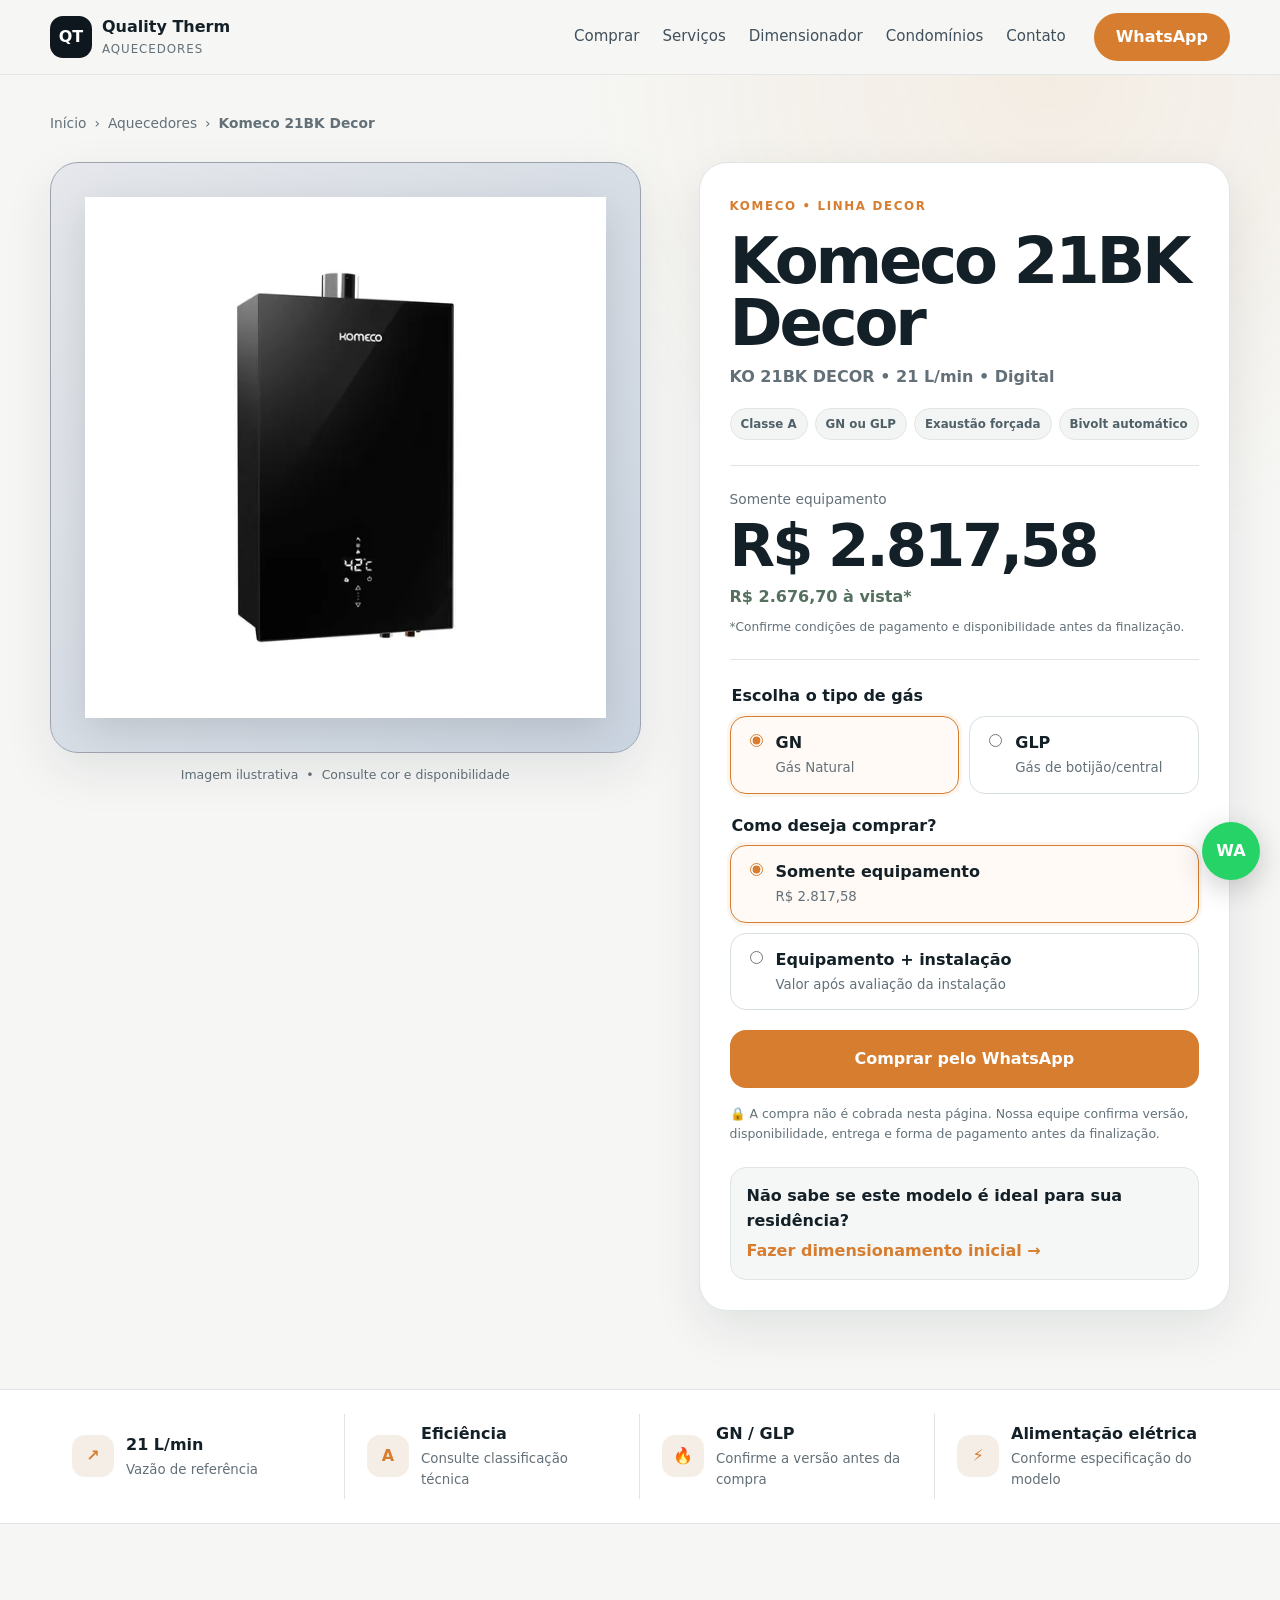
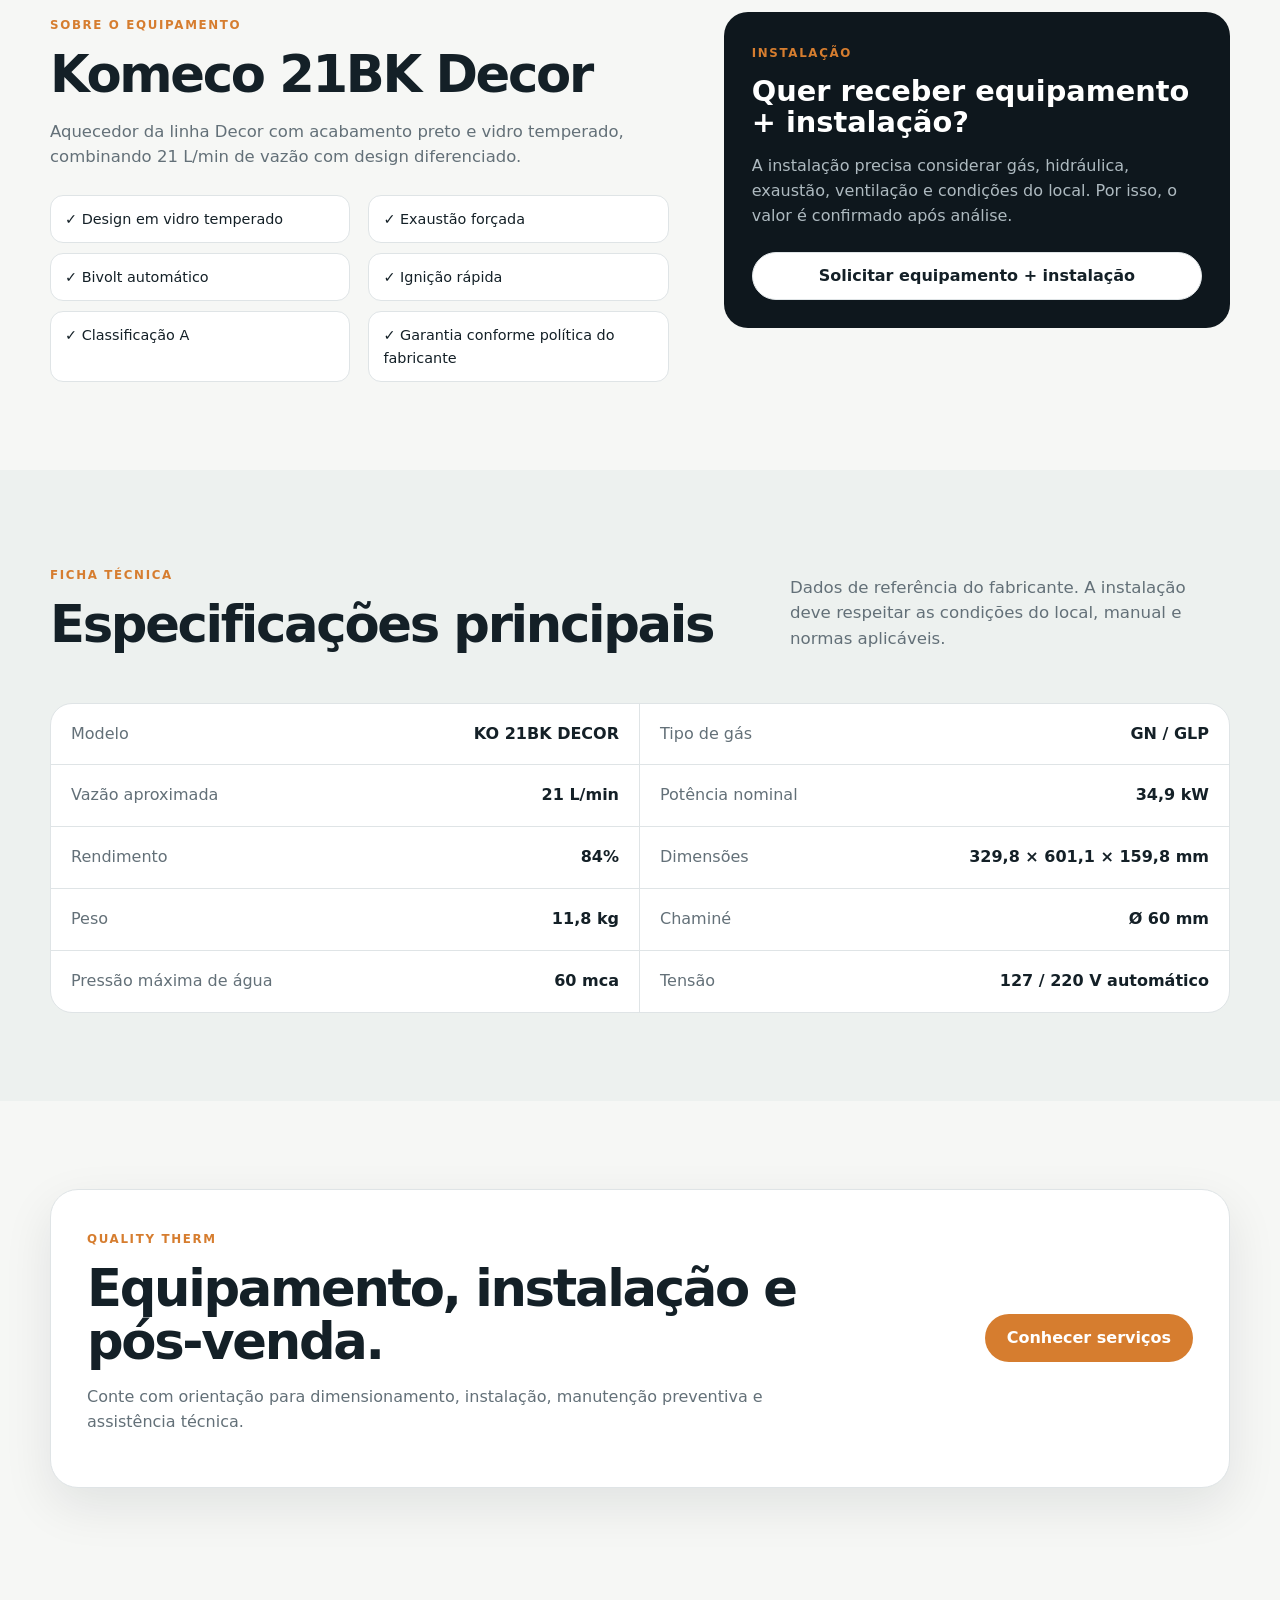
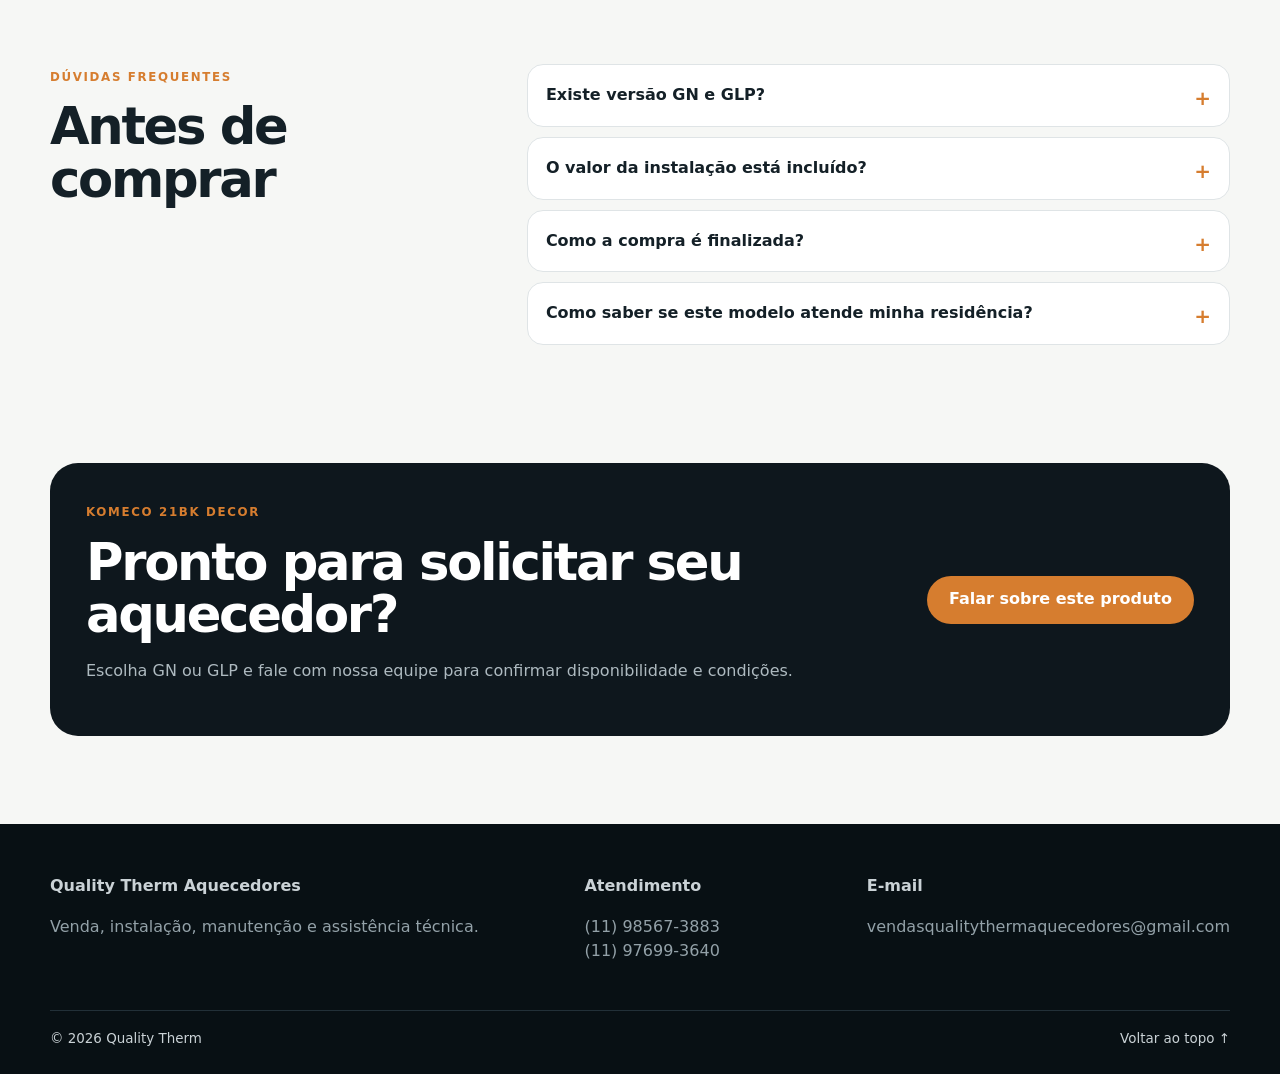
<file: produtos/komeco-21bk.html>
<!doctype html>
<html lang="pt-BR">
<head>
  <meta charset="utf-8" />
  <meta name="viewport" content="width=device-width, initial-scale=1" />
  <meta name="theme-color" content="#0e171d" />
  <meta name="description" content="Aquecedor Komeco 21BK Decor 21 L/min. Consulte GN ou GLP, disponibilidade, instalação e finalize seu pedido com a Quality Therm." />
  <meta name="robots" content="index,follow,max-image-preview:large" />
  <link rel="canonical" href="https://www.aquecedoresqualitytherm.com.br/produtos/komeco-21bk.html" />
  <link rel="icon" href="../assets/favicon.svg" type="image/svg+xml" />
  <link rel="stylesheet" href="../css/style.css" />
  <link rel="stylesheet" href="../css/produto.css" />
  <title>Komeco 21BK Decor | Quality Therm</title>

  <script src="../js/config.js"></script>
  <script>window.QT_PRODUCT = {"name": "Komeco 21BK Decor", "brand": "Komeco", "model": "KO 21BK DECOR", "priceText": "R$ 2.817,58", "cashPriceText": "R$ 2.676,70", "numericPrice": 2817.58};</script>
</head>

<body>
  <header class="site-header" id="topo">
    <div class="container nav-wrap">
      <a class="brand" href="../index.html" aria-label="Quality Therm - início">
        <span class="brand-mark" aria-hidden="true">QT</span>
        <span><strong>Quality Therm</strong><small>Aquecedores</small></span>
      </a>

      <button class="menu-toggle" aria-label="Abrir menu" aria-expanded="false">☰</button>

      <nav class="nav" aria-label="Navegação principal">
        <a href="../index.html#produtos">Comprar</a>
        <a href="../index.html#servicos">Serviços</a>
        <a href="../index.html#dimensionador">Dimensionador</a>
        <a href="../index.html#condominios">Condomínios</a>
        <a href="../index.html#contato">Contato</a>
      </nav>

      <a class="btn btn-primary nav-cta js-product-whatsapp" href="#">WhatsApp</a>
    </div>
  </header>

  <main>
    <section class="product-page">
      <div class="container">

        <nav class="breadcrumb" aria-label="Breadcrumb">
          <a href="../index.html">Início</a><span>›</span>
          <a href="../index.html#produtos">Aquecedores</a><span>›</span>
          <strong>Komeco 21BK Decor</strong>
        </nav>

        <div class="product-main-grid">

          <div class="product-gallery">
            <div class="product-main-image">
              <img
                src="../assets/produtos/komeco-21bk.webp"
                alt="Aquecedor a gás Komeco 21BK Decor"
                width="600"
                height="600"
                decoding="async"
                fetchpriority="high"
              />
            </div>

            <div class="product-gallery-note">
              <span>Imagem ilustrativa</span><span>•</span>
              <span>Consulte cor e disponibilidade</span>
            </div>
          </div>

          <div class="product-buy-box">
            <span class="eyebrow">Komeco • Linha Decor</span>
            <h1>Komeco 21BK Decor</h1>
            <p class="product-subtitle">KO 21BK DECOR • 21 L/min • Digital</p>

            <div class="product-badges">
              <span>Classe A</span>
              <span>GN ou GLP</span>
              <span>Exaustão forçada</span>
              <span>Bivolt automático</span>
            </div>

            <div class="price-box">
              <span class="price-label">Somente equipamento</span>
              <div class="price-main">
                <strong>R$ 2.817,58</strong>
              </div>
              <p class="price-cash">R$ 2.676,70 à vista*</p>
              <p class="price-note">
                *Confirme condições de pagamento e disponibilidade antes da finalização.
              </p>
            </div>

            <div class="buy-section">
              <fieldset class="option-group">
                <legend>Escolha o tipo de gás</legend>

                <label class="option-card">
                  <input type="radio" name="gas" value="GN" checked />
                  <span><strong>GN</strong><small>Gás Natural</small></span>
                </label>

                <label class="option-card">
                  <input type="radio" name="gas" value="GLP" />
                  <span><strong>GLP</strong><small>Gás de botijão/central</small></span>
                </label>
              </fieldset>

              <fieldset class="option-group purchase-options">
                <legend>Como deseja comprar?</legend>

                <label class="purchase-card selected">
                  <input type="radio" name="purchaseType" value="equipamento" checked />
                  <span><strong>Somente equipamento</strong><small>R$ 2.817,58</small></span>
                </label>

                <label class="purchase-card">
                  <input type="radio" name="purchaseType" value="equipamento + instalação" />
                  <span><strong>Equipamento + instalação</strong><small>Valor após avaliação da instalação</small></span>
                </label>
              </fieldset>

              <button type="button" class="btn btn-primary product-buy-button" id="buyWhatsApp">
                Comprar pelo WhatsApp
              </button>

              <p class="safe-buy">
                🔒 A compra não é cobrada nesta página. Nossa equipe confirma versão,
                disponibilidade, entrega e forma de pagamento antes da finalização.
              </p>
            </div>

            <div class="product-help">
              <strong>Não sabe se este modelo é ideal para sua residência?</strong>
              <a href="../index.html#dimensionador">Fazer dimensionamento inicial →</a>
            </div>
          </div>

        </div>
      </div>
    </section>

    <section class="product-benefits">
      <div class="container">
        <div class="benefits-grid">
          <article><span>↗</span><div><strong>21 L/min</strong><small>Vazão de referência</small></div></article>
          <article><span>A</span><div><strong>Eficiência</strong><small>Consulte classificação técnica</small></div></article>
          <article><span>🔥</span><div><strong>GN / GLP</strong><small>Confirme a versão antes da compra</small></div></article>
          <article><span>⚡</span><div><strong>Alimentação elétrica</strong><small>Conforme especificação do modelo</small></div></article>
        </div>
      </div>
    </section>

    <section class="section-pad product-info-section">
      <div class="container product-info-grid">
        <div>
          <span class="eyebrow">Sobre o equipamento</span>
          <h2>Komeco 21BK Decor</h2>
          <p>Aquecedor da linha Decor com acabamento preto e vidro temperado, combinando 21 L/min de vazão com design diferenciado.</p>

          <div class="feature-list">
            <span>✓ Design em vidro temperado</span>
            <span>✓ Exaustão forçada</span>
            <span>✓ Bivolt automático</span>
            <span>✓ Ignição rápida</span>
            <span>✓ Classificação A</span>
            <span>✓ Garantia conforme política do fabricante</span>
          </div>
        </div>

        <aside class="install-box">
          <span class="eyebrow">Instalação</span>
          <h3>Quer receber equipamento + instalação?</h3>
          <p>
            A instalação precisa considerar gás, hidráulica, exaustão,
            ventilação e condições do local. Por isso, o valor é confirmado após análise.
          </p>
          <button type="button" class="btn btn-secondary" id="installationQuote">
            Solicitar equipamento + instalação
          </button>
        </aside>
      </div>
    </section>

    <section class="section-pad specs-section">
      <div class="container">
        <div class="section-heading">
          <div>
            <span class="eyebrow">Ficha técnica</span>
            <h2>Especificações principais</h2>
          </div>
          <p>
            Dados de referência do fabricante. A instalação deve respeitar as
            condições do local, manual e normas aplicáveis.
          </p>
        </div>

        <div class="spec-table">
          <div>
            <span>Modelo</span>
            <strong>KO 21BK DECOR</strong>
          </div>
          <div>
            <span>Tipo de gás</span>
            <strong>GN / GLP</strong>
          </div>
          <div>
            <span>Vazão aproximada</span>
            <strong>21 L/min</strong>
          </div>
          <div>
            <span>Potência nominal</span>
            <strong>34,9 kW</strong>
          </div>
          <div>
            <span>Rendimento</span>
            <strong>84%</strong>
          </div>
          <div>
            <span>Dimensões</span>
            <strong>329,8 × 601,1 × 159,8 mm</strong>
          </div>
          <div>
            <span>Peso</span>
            <strong>11,8 kg</strong>
          </div>
          <div>
            <span>Chaminé</span>
            <strong>Ø 60 mm</strong>
          </div>
          <div>
            <span>Pressão máxima de água</span>
            <strong>60 mca</strong>
          </div>
          <div>
            <span>Tensão</span>
            <strong>127 / 220 V automático</strong>
          </div>
        </div>
      </div>
    </section>

    <section class="section-pad product-service-section">
      <div class="container service-offer">
        <div>
          <span class="eyebrow">Quality Therm</span>
          <h2>Equipamento, instalação e pós-venda.</h2>
          <p>
            Conte com orientação para dimensionamento, instalação,
            manutenção preventiva e assistência técnica.
          </p>
        </div>
        <a class="btn btn-primary" href="../index.html#servicos">Conhecer serviços</a>
      </div>
    </section>

    <section class="section-pad faq-section">
      <div class="container faq-wrap">
        <div>
          <span class="eyebrow">Dúvidas frequentes</span>
          <h2>Antes de comprar</h2>
        </div>

        <div class="faq-list">
          <details>
            <summary>Existe versão GN e GLP?</summary>
            <p>
              O produto possui versões conforme o tipo de gás. Confirme a
              disponibilidade da versão correta antes da compra.
            </p>
          </details>

          <details>
            <summary>O valor da instalação está incluído?</summary>
            <p>
              Não no preço do equipamento exibido nesta página. A instalação
              é avaliada conforme as condições do local.
            </p>
          </details>

          <details>
            <summary>Como a compra é finalizada?</summary>
            <p>
              O pedido é iniciado nesta página e finalizado com nossa equipe pelo
              WhatsApp, após confirmação de estoque, versão, entrega e pagamento.
            </p>
          </details>

          <details>
            <summary>Como saber se este modelo atende minha residência?</summary>
            <p>
              A escolha depende do uso simultâneo, vazão das duchas, temperatura
              de entrada da água e condições da instalação. Utilize o dimensionador
              como referência inicial.
            </p>
          </details>
        </div>
      </div>
    </section>

    <section class="section-pad final-product-cta">
      <div class="container final-product-box">
        <div>
          <span class="eyebrow">Komeco 21BK Decor</span>
          <h2>Pronto para solicitar seu aquecedor?</h2>
          <p>
            Escolha GN ou GLP e fale com nossa equipe para confirmar
            disponibilidade e condições.
          </p>
        </div>

        <button type="button" class="btn btn-primary js-product-whatsapp">
          Falar sobre este produto
        </button>
      </div>
    </section>
  </main>

  <footer>
    <div class="container footer-grid">
      <div>
        <strong>Quality Therm Aquecedores</strong>
        <p>Venda, instalação, manutenção e assistência técnica.</p>
      </div>
      <div>
        <strong>Atendimento</strong>
        <p>(11) 98567-3883<br />(11) 97699-3640</p>
      </div>
      <div>
        <strong>E-mail</strong>
        <p>vendasqualitythermaquecedores@gmail.com</p>
      </div>
    </div>

    <div class="container footer-bottom">
      <span>© <span id="year"></span> Quality Therm</span>
      <a href="#topo">Voltar ao topo ↑</a>
    </div>
  </footer>

  <a class="floating-whatsapp js-product-whatsapp" href="#" aria-label="Falar no WhatsApp">
    WA
  </a>

  <script src="../js/produto.js" defer></script>
</body>
</html>
</file>
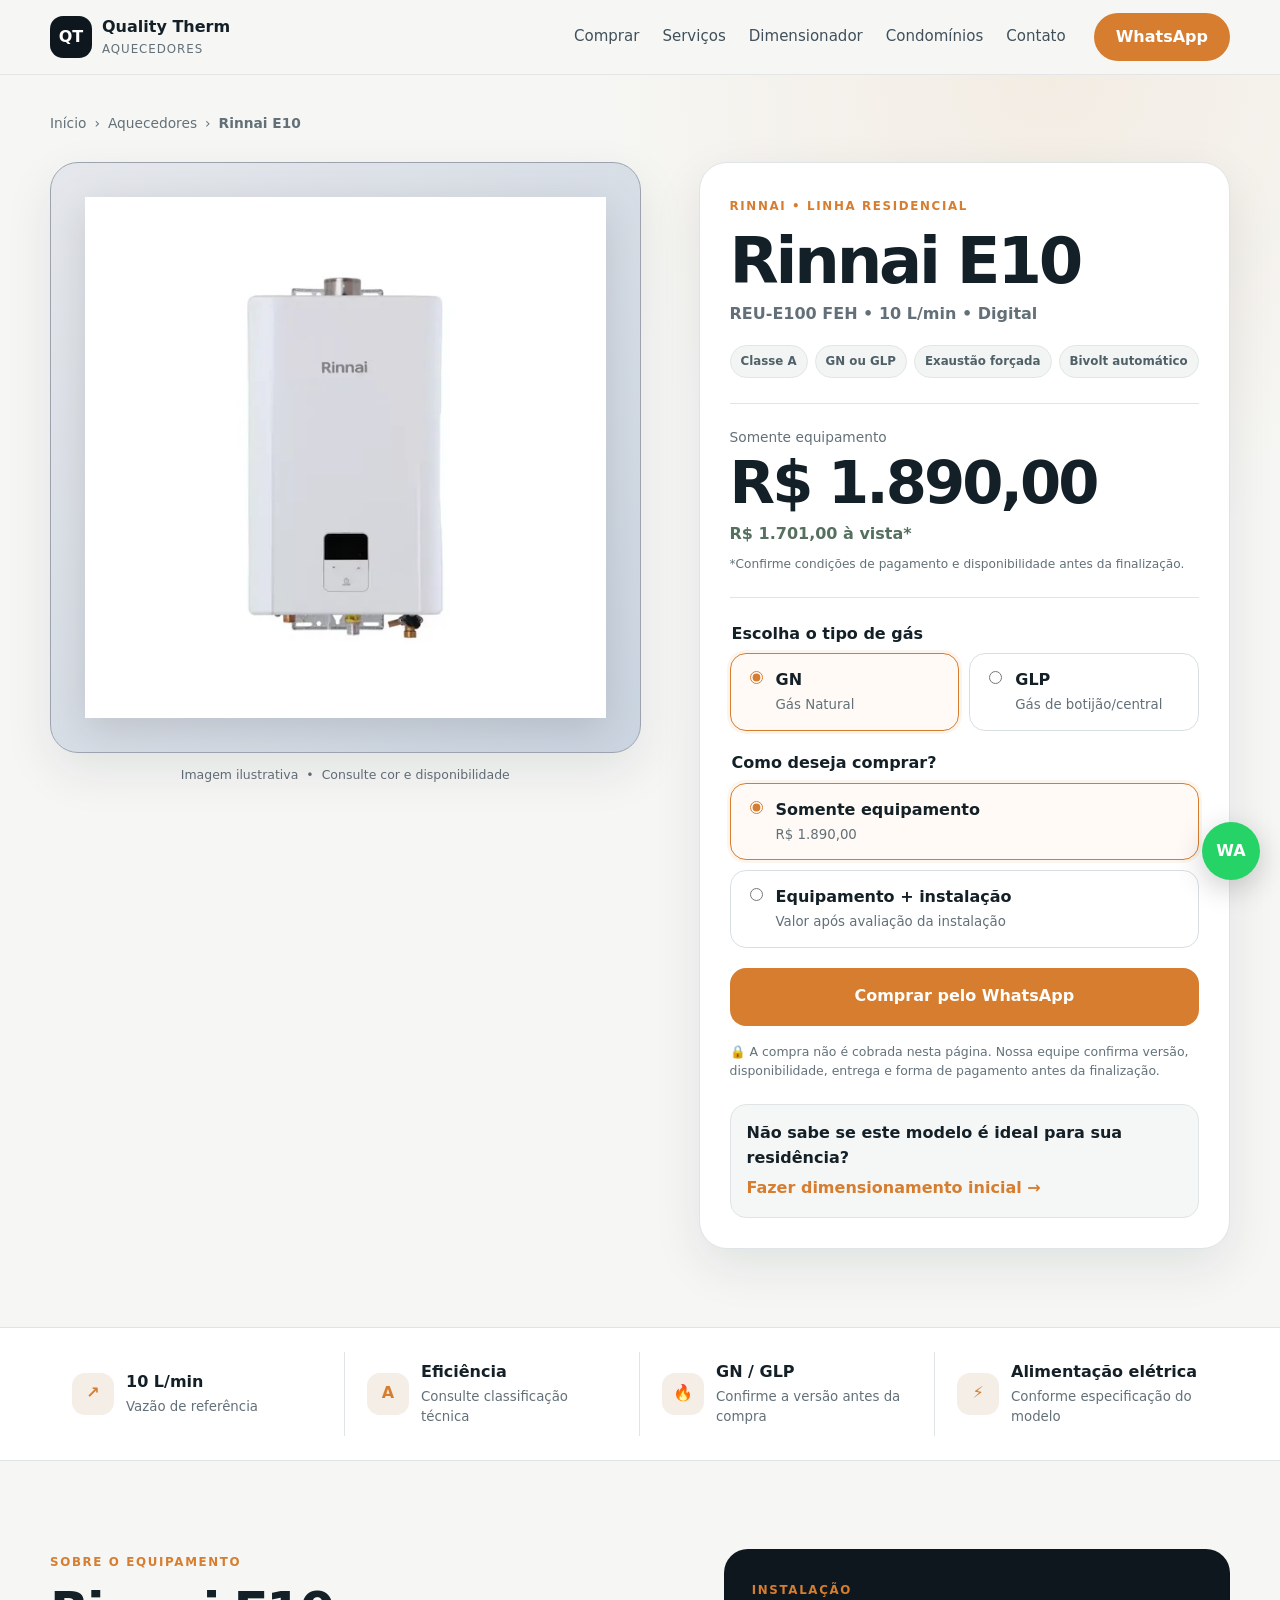
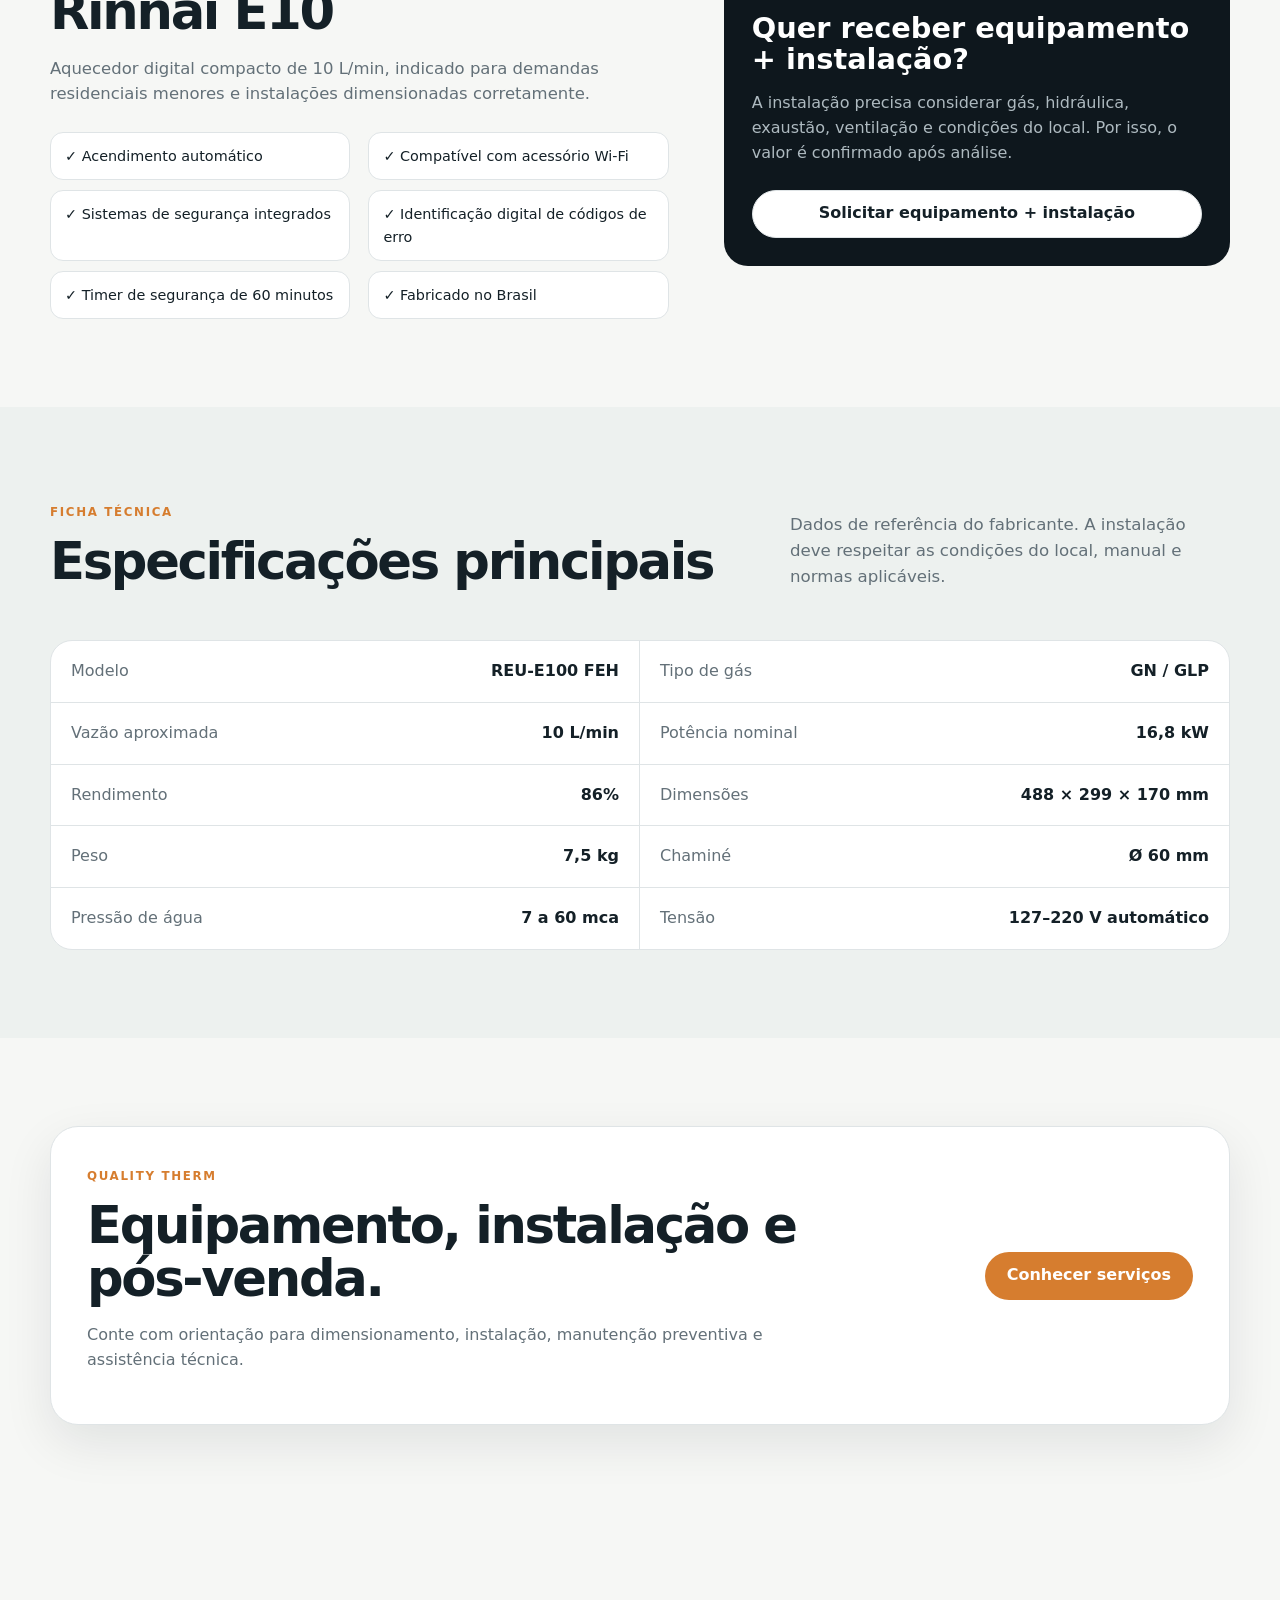
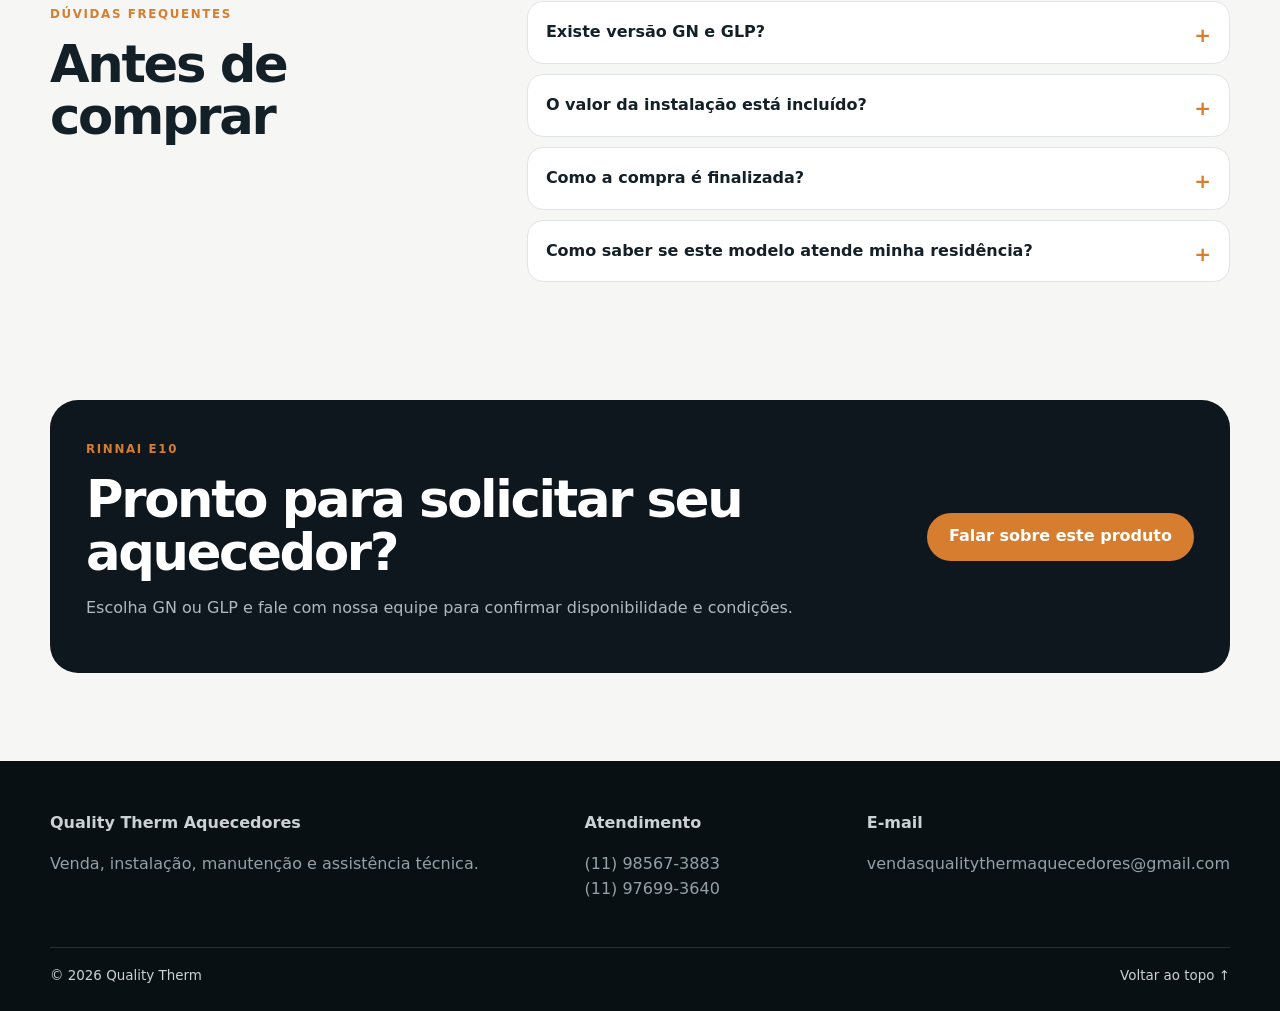
<file: produtos/rinnai-e10.html>
<!doctype html>
<html lang="pt-BR">
<head>
  <meta charset="utf-8" />
  <meta name="viewport" content="width=device-width, initial-scale=1" />
  <meta name="theme-color" content="#0e171d" />
  <meta name="description" content="Aquecedor Rinnai E10 10 L/min. Consulte GN ou GLP, disponibilidade, instalação e finalize seu pedido com a Quality Therm." />
  <meta name="robots" content="index,follow,max-image-preview:large" />
  <link rel="canonical" href="https://www.aquecedoresqualitytherm.com.br/produtos/rinnai-e10.html" />
  <link rel="icon" href="../assets/favicon.svg" type="image/svg+xml" />
  <link rel="stylesheet" href="../css/style.css" />
  <link rel="stylesheet" href="../css/produto.css" />
  <title>Rinnai E10 | Quality Therm</title>

  <script src="../js/config.js"></script>
  <script>window.QT_PRODUCT = {"name": "Rinnai E10", "brand": "Rinnai", "model": "REU-E100 FEH", "priceText": "R$ 1.890,00", "cashPriceText": "R$ 1.701,00", "numericPrice": 1890};</script>
</head>

<body>
  <header class="site-header" id="topo">
    <div class="container nav-wrap">
      <a class="brand" href="../index.html" aria-label="Quality Therm - início">
        <span class="brand-mark" aria-hidden="true">QT</span>
        <span><strong>Quality Therm</strong><small>Aquecedores</small></span>
      </a>

      <button class="menu-toggle" aria-label="Abrir menu" aria-expanded="false">☰</button>

      <nav class="nav" aria-label="Navegação principal">
        <a href="../index.html#produtos">Comprar</a>
        <a href="../index.html#servicos">Serviços</a>
        <a href="../index.html#dimensionador">Dimensionador</a>
        <a href="../index.html#condominios">Condomínios</a>
        <a href="../index.html#contato">Contato</a>
      </nav>

      <a class="btn btn-primary nav-cta js-product-whatsapp" href="#">WhatsApp</a>
    </div>
  </header>

  <main>
    <section class="product-page">
      <div class="container">

        <nav class="breadcrumb" aria-label="Breadcrumb">
          <a href="../index.html">Início</a><span>›</span>
          <a href="../index.html#produtos">Aquecedores</a><span>›</span>
          <strong>Rinnai E10</strong>
        </nav>

        <div class="product-main-grid">

          <div class="product-gallery">
            <div class="product-main-image">
              <img
                src="../assets/produtos/rinnai-e10.webp"
                alt="Aquecedor a gás Rinnai E10"
                width="600"
                height="600"
                decoding="async"
                fetchpriority="high"
              />
            </div>

            <div class="product-gallery-note">
              <span>Imagem ilustrativa</span><span>•</span>
              <span>Consulte cor e disponibilidade</span>
            </div>
          </div>

          <div class="product-buy-box">
            <span class="eyebrow">Rinnai • Linha residencial</span>
            <h1>Rinnai E10</h1>
            <p class="product-subtitle">REU-E100 FEH • 10 L/min • Digital</p>

            <div class="product-badges">
              <span>Classe A</span>
              <span>GN ou GLP</span>
              <span>Exaustão forçada</span>
              <span>Bivolt automático</span>
            </div>

            <div class="price-box">
              <span class="price-label">Somente equipamento</span>
              <div class="price-main">
                <strong>R$ 1.890,00</strong>
              </div>
              <p class="price-cash">R$ 1.701,00 à vista*</p>
              <p class="price-note">
                *Confirme condições de pagamento e disponibilidade antes da finalização.
              </p>
            </div>

            <div class="buy-section">
              <fieldset class="option-group">
                <legend>Escolha o tipo de gás</legend>

                <label class="option-card">
                  <input type="radio" name="gas" value="GN" checked />
                  <span><strong>GN</strong><small>Gás Natural</small></span>
                </label>

                <label class="option-card">
                  <input type="radio" name="gas" value="GLP" />
                  <span><strong>GLP</strong><small>Gás de botijão/central</small></span>
                </label>
              </fieldset>

              <fieldset class="option-group purchase-options">
                <legend>Como deseja comprar?</legend>

                <label class="purchase-card selected">
                  <input type="radio" name="purchaseType" value="equipamento" checked />
                  <span><strong>Somente equipamento</strong><small>R$ 1.890,00</small></span>
                </label>

                <label class="purchase-card">
                  <input type="radio" name="purchaseType" value="equipamento + instalação" />
                  <span><strong>Equipamento + instalação</strong><small>Valor após avaliação da instalação</small></span>
                </label>
              </fieldset>

              <button type="button" class="btn btn-primary product-buy-button" id="buyWhatsApp">
                Comprar pelo WhatsApp
              </button>

              <p class="safe-buy">
                🔒 A compra não é cobrada nesta página. Nossa equipe confirma versão,
                disponibilidade, entrega e forma de pagamento antes da finalização.
              </p>
            </div>

            <div class="product-help">
              <strong>Não sabe se este modelo é ideal para sua residência?</strong>
              <a href="../index.html#dimensionador">Fazer dimensionamento inicial →</a>
            </div>
          </div>

        </div>
      </div>
    </section>

    <section class="product-benefits">
      <div class="container">
        <div class="benefits-grid">
          <article><span>↗</span><div><strong>10 L/min</strong><small>Vazão de referência</small></div></article>
          <article><span>A</span><div><strong>Eficiência</strong><small>Consulte classificação técnica</small></div></article>
          <article><span>🔥</span><div><strong>GN / GLP</strong><small>Confirme a versão antes da compra</small></div></article>
          <article><span>⚡</span><div><strong>Alimentação elétrica</strong><small>Conforme especificação do modelo</small></div></article>
        </div>
      </div>
    </section>

    <section class="section-pad product-info-section">
      <div class="container product-info-grid">
        <div>
          <span class="eyebrow">Sobre o equipamento</span>
          <h2>Rinnai E10</h2>
          <p>Aquecedor digital compacto de 10 L/min, indicado para demandas residenciais menores e instalações dimensionadas corretamente.</p>

          <div class="feature-list">
            <span>✓ Acendimento automático</span>
            <span>✓ Compatível com acessório Wi-Fi</span>
            <span>✓ Sistemas de segurança integrados</span>
            <span>✓ Identificação digital de códigos de erro</span>
            <span>✓ Timer de segurança de 60 minutos</span>
            <span>✓ Fabricado no Brasil</span>
          </div>
        </div>

        <aside class="install-box">
          <span class="eyebrow">Instalação</span>
          <h3>Quer receber equipamento + instalação?</h3>
          <p>
            A instalação precisa considerar gás, hidráulica, exaustão,
            ventilação e condições do local. Por isso, o valor é confirmado após análise.
          </p>
          <button type="button" class="btn btn-secondary" id="installationQuote">
            Solicitar equipamento + instalação
          </button>
        </aside>
      </div>
    </section>

    <section class="section-pad specs-section">
      <div class="container">
        <div class="section-heading">
          <div>
            <span class="eyebrow">Ficha técnica</span>
            <h2>Especificações principais</h2>
          </div>
          <p>
            Dados de referência do fabricante. A instalação deve respeitar as
            condições do local, manual e normas aplicáveis.
          </p>
        </div>

        <div class="spec-table">
          <div>
            <span>Modelo</span>
            <strong>REU-E100 FEH</strong>
          </div>
          <div>
            <span>Tipo de gás</span>
            <strong>GN / GLP</strong>
          </div>
          <div>
            <span>Vazão aproximada</span>
            <strong>10 L/min</strong>
          </div>
          <div>
            <span>Potência nominal</span>
            <strong>16,8 kW</strong>
          </div>
          <div>
            <span>Rendimento</span>
            <strong>86%</strong>
          </div>
          <div>
            <span>Dimensões</span>
            <strong>488 × 299 × 170 mm</strong>
          </div>
          <div>
            <span>Peso</span>
            <strong>7,5 kg</strong>
          </div>
          <div>
            <span>Chaminé</span>
            <strong>Ø 60 mm</strong>
          </div>
          <div>
            <span>Pressão de água</span>
            <strong>7 a 60 mca</strong>
          </div>
          <div>
            <span>Tensão</span>
            <strong>127–220 V automático</strong>
          </div>
        </div>
      </div>
    </section>

    <section class="section-pad product-service-section">
      <div class="container service-offer">
        <div>
          <span class="eyebrow">Quality Therm</span>
          <h2>Equipamento, instalação e pós-venda.</h2>
          <p>
            Conte com orientação para dimensionamento, instalação,
            manutenção preventiva e assistência técnica.
          </p>
        </div>
        <a class="btn btn-primary" href="../index.html#servicos">Conhecer serviços</a>
      </div>
    </section>

    <section class="section-pad faq-section">
      <div class="container faq-wrap">
        <div>
          <span class="eyebrow">Dúvidas frequentes</span>
          <h2>Antes de comprar</h2>
        </div>

        <div class="faq-list">
          <details>
            <summary>Existe versão GN e GLP?</summary>
            <p>
              O produto possui versões conforme o tipo de gás. Confirme a
              disponibilidade da versão correta antes da compra.
            </p>
          </details>

          <details>
            <summary>O valor da instalação está incluído?</summary>
            <p>
              Não no preço do equipamento exibido nesta página. A instalação
              é avaliada conforme as condições do local.
            </p>
          </details>

          <details>
            <summary>Como a compra é finalizada?</summary>
            <p>
              O pedido é iniciado nesta página e finalizado com nossa equipe pelo
              WhatsApp, após confirmação de estoque, versão, entrega e pagamento.
            </p>
          </details>

          <details>
            <summary>Como saber se este modelo atende minha residência?</summary>
            <p>
              A escolha depende do uso simultâneo, vazão das duchas, temperatura
              de entrada da água e condições da instalação. Utilize o dimensionador
              como referência inicial.
            </p>
          </details>
        </div>
      </div>
    </section>

    <section class="section-pad final-product-cta">
      <div class="container final-product-box">
        <div>
          <span class="eyebrow">Rinnai E10</span>
          <h2>Pronto para solicitar seu aquecedor?</h2>
          <p>
            Escolha GN ou GLP e fale com nossa equipe para confirmar
            disponibilidade e condições.
          </p>
        </div>

        <button type="button" class="btn btn-primary js-product-whatsapp">
          Falar sobre este produto
        </button>
      </div>
    </section>
  </main>

  <footer>
    <div class="container footer-grid">
      <div>
        <strong>Quality Therm Aquecedores</strong>
        <p>Venda, instalação, manutenção e assistência técnica.</p>
      </div>
      <div>
        <strong>Atendimento</strong>
        <p>(11) 98567-3883<br />(11) 97699-3640</p>
      </div>
      <div>
        <strong>E-mail</strong>
        <p>vendasqualitythermaquecedores@gmail.com</p>
      </div>
    </div>

    <div class="container footer-bottom">
      <span>© <span id="year"></span> Quality Therm</span>
      <a href="#topo">Voltar ao topo ↑</a>
    </div>
  </footer>

  <a class="floating-whatsapp js-product-whatsapp" href="#" aria-label="Falar no WhatsApp">
    WA
  </a>

  <script src="../js/produto.js" defer></script>
</body>
</html>
</file>
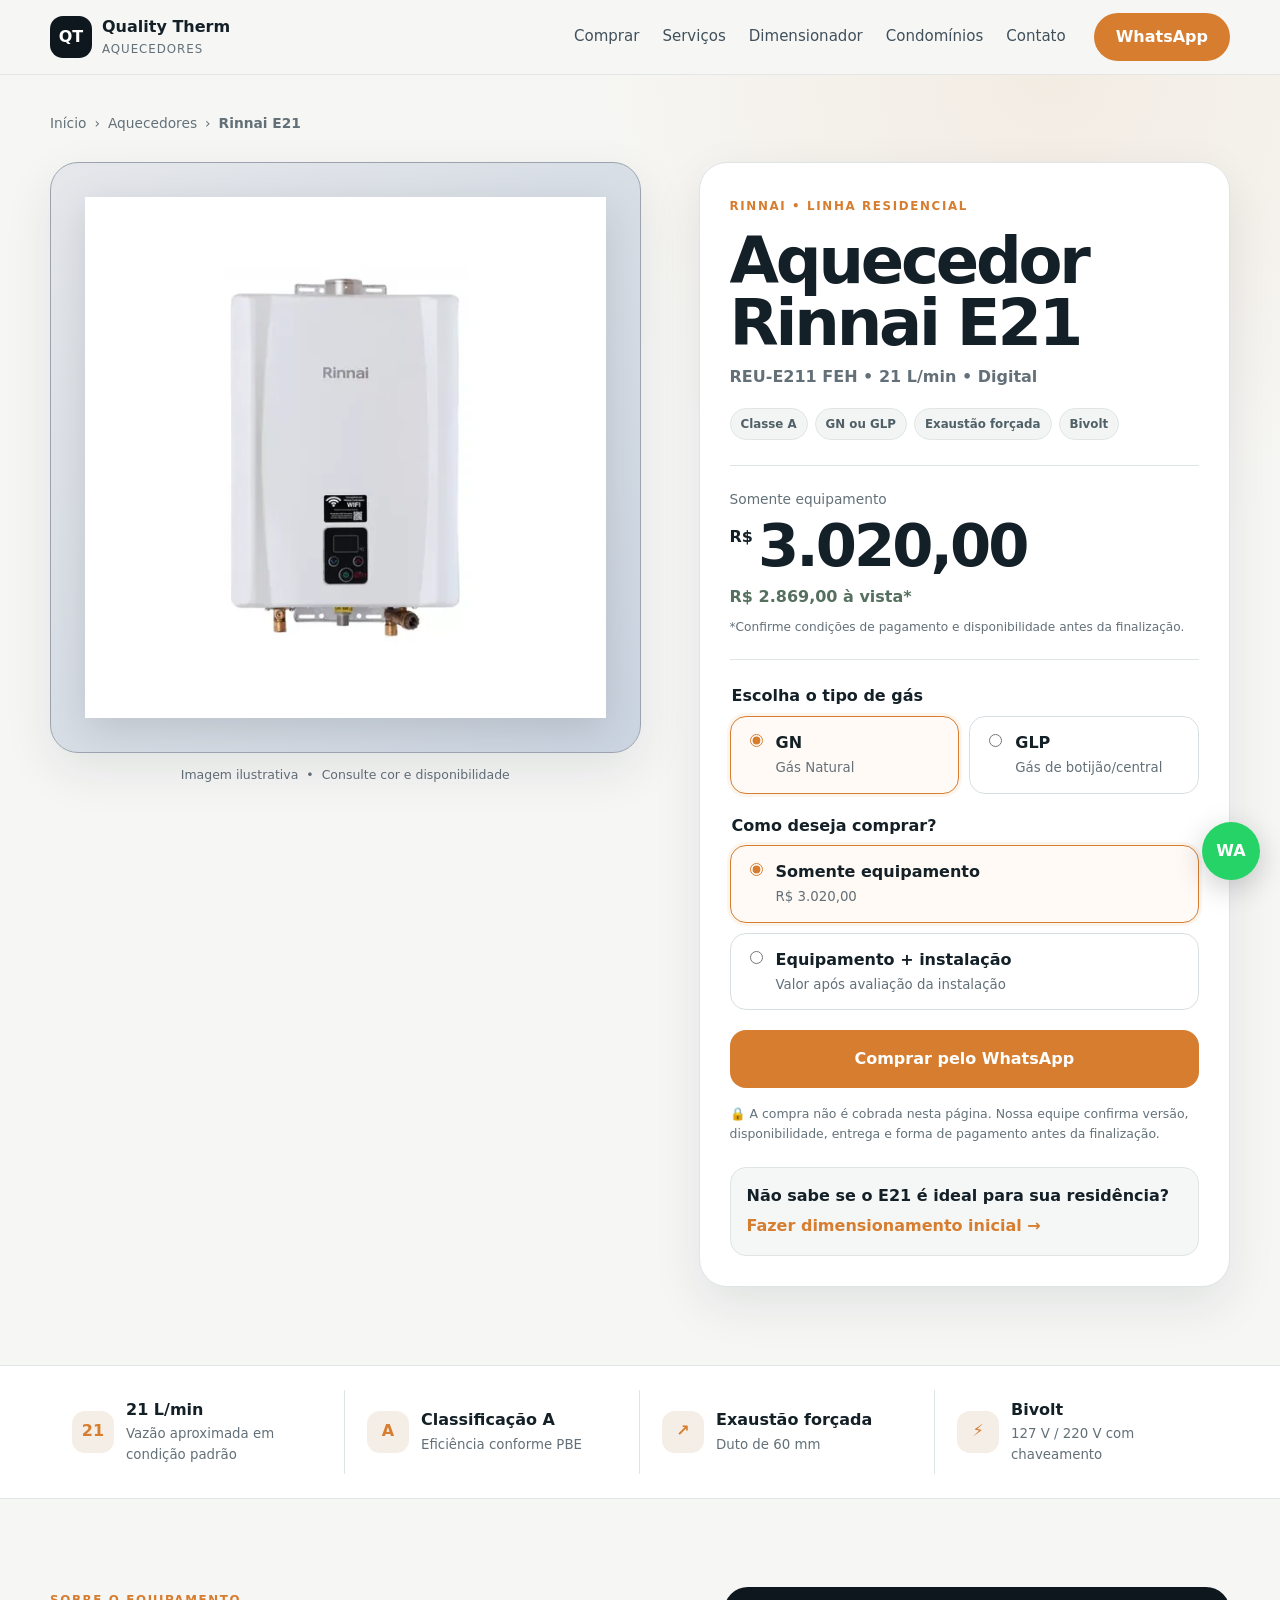
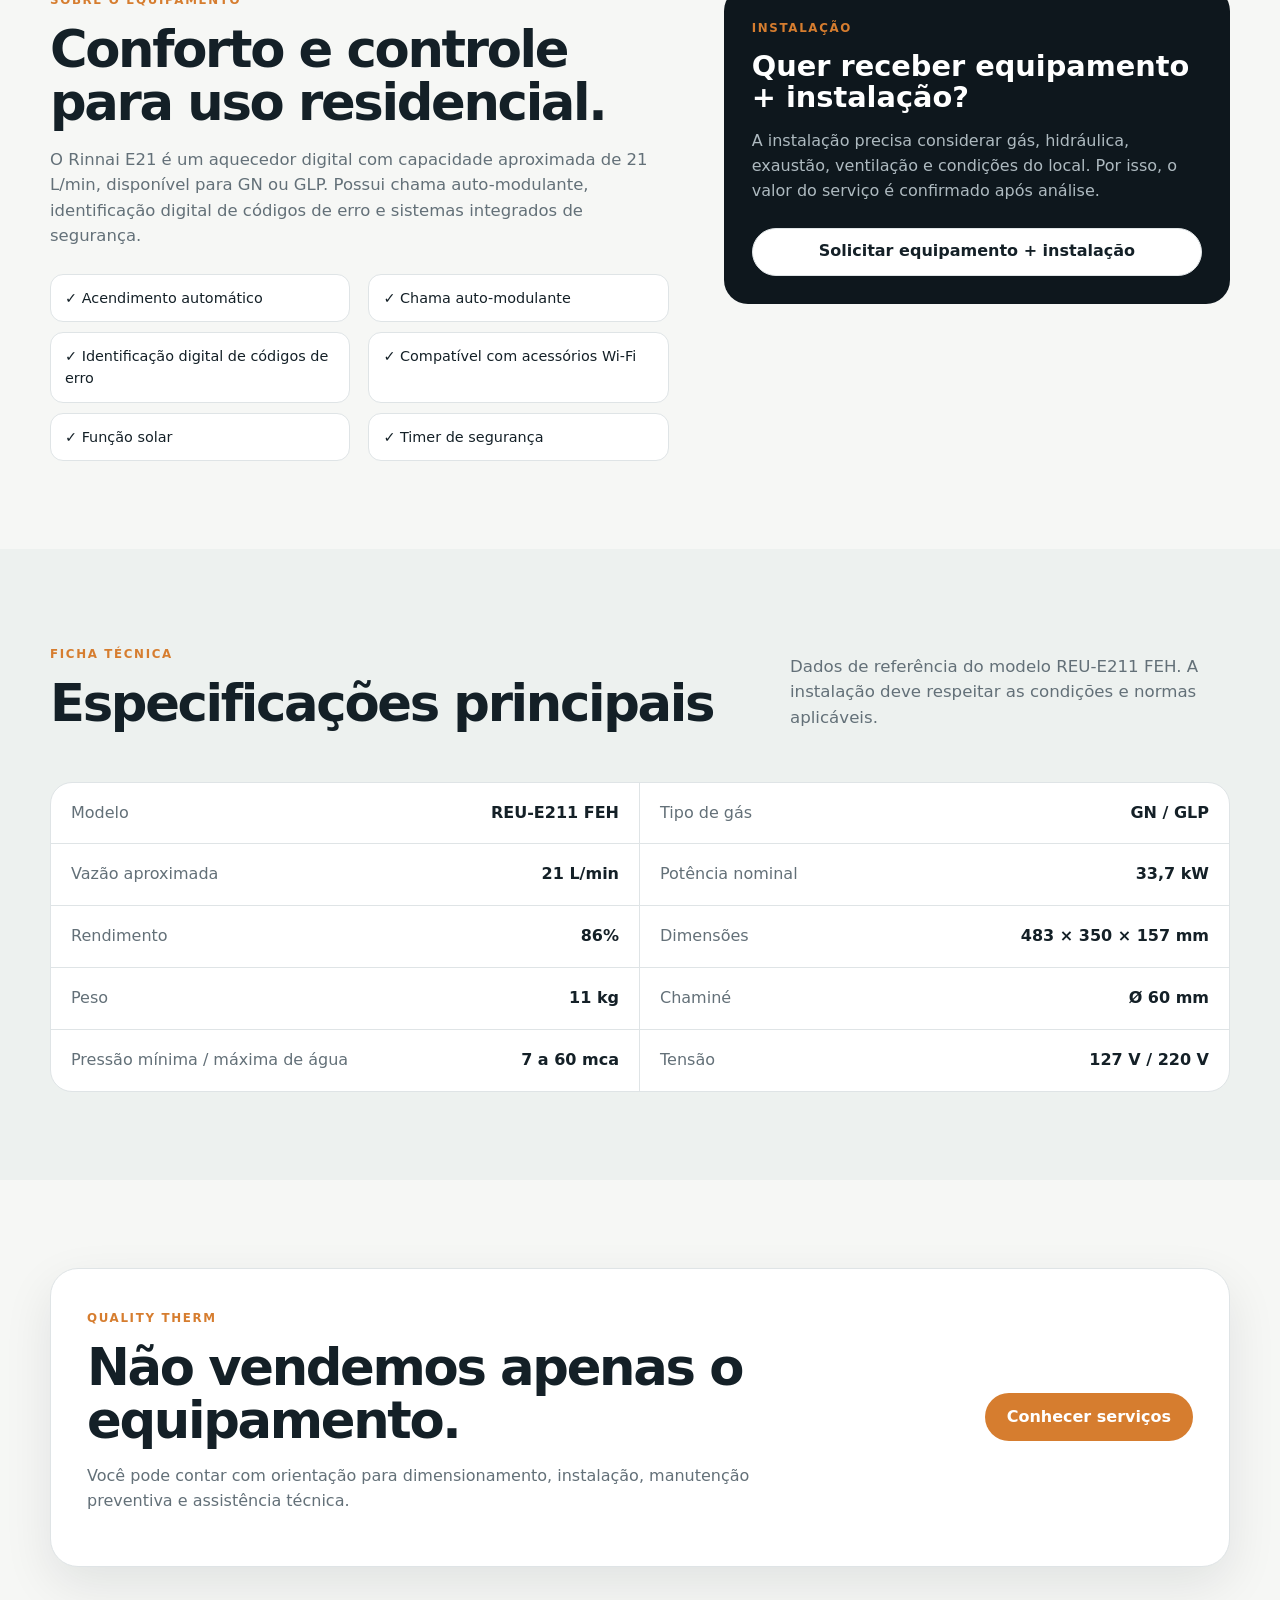
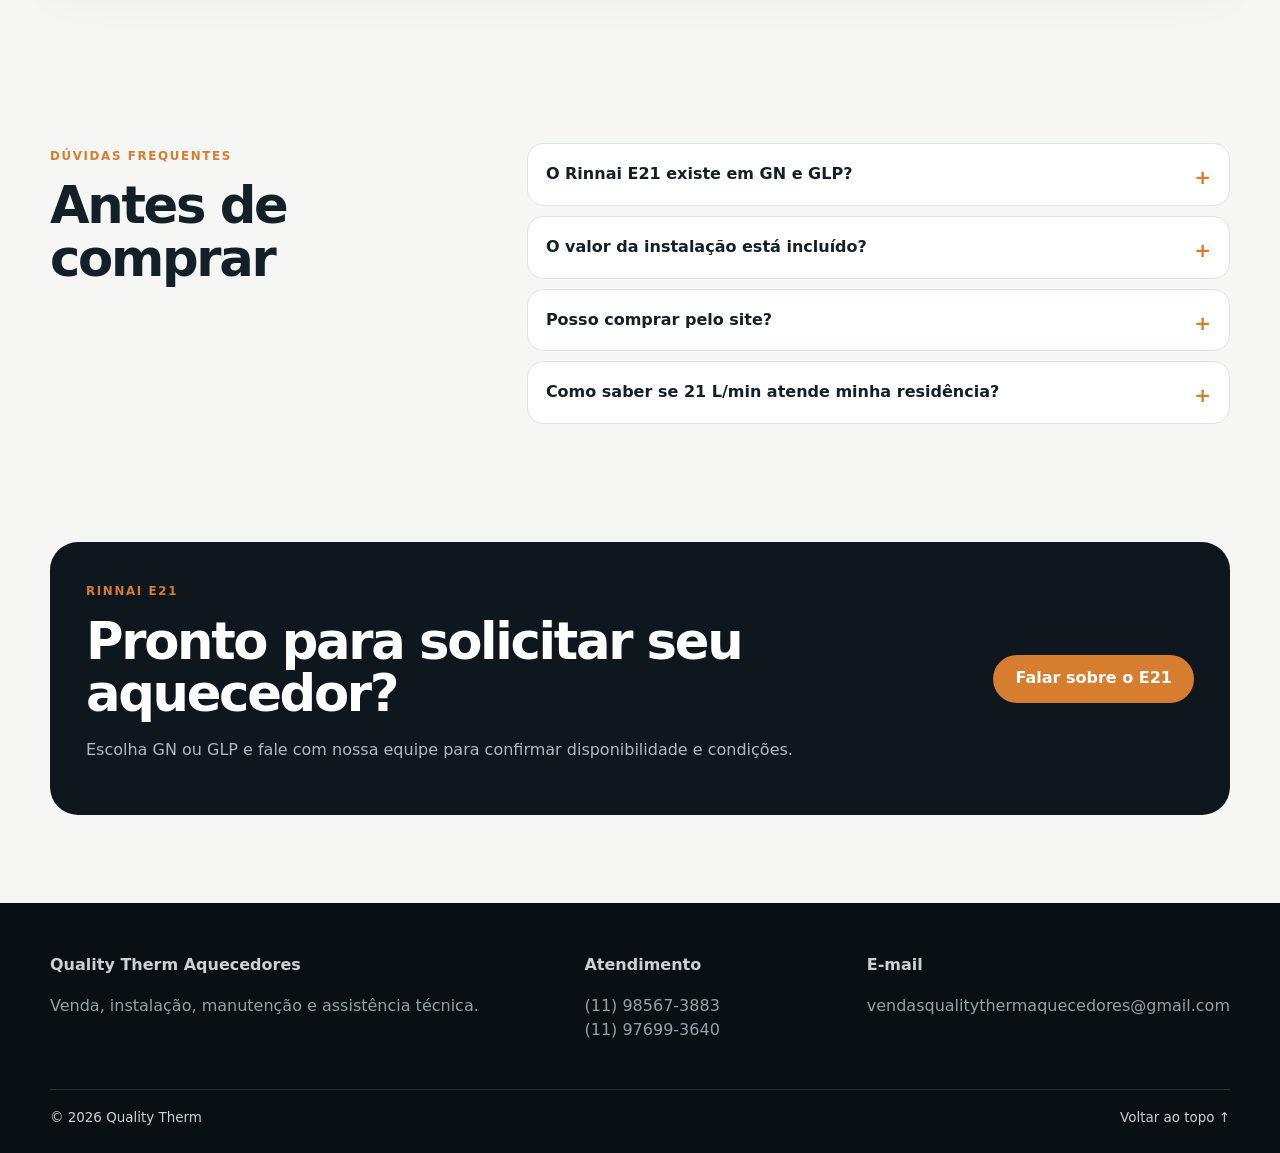
<file: produtos/rinnai-e21.html>
<!doctype html>
<html lang="pt-BR">
<head>
  <meta charset="utf-8" />
  <meta name="viewport" content="width=device-width, initial-scale=1" />
  <meta name="theme-color" content="#0e171d" />
  <meta name="description" content="Aquecedor Rinnai E21 21 L/min. Consulte versão GN ou GLP, condições de instalação e finalize seu pedido com a Quality Therm." />
  <meta name="robots" content="index,follow,max-image-preview:large" />
  <link rel="canonical" href="https://www.aquecedoresqualitytherm.com.br/produtos/rinnai-e21.html" />
  <link rel="icon" href="../assets/favicon.svg" type="image/svg+xml" />
  <link rel="stylesheet" href="../css/style.css" />
  <link rel="stylesheet" href="../css/produto.css" />
  <title>Rinnai E21 21 L/min | Quality Therm</title>

  <script src="../js/config.js"></script>

  <script type="application/ld+json">
  {
    "@context": "https://schema.org",
    "@type": "Product",
    "name": "Aquecedor Rinnai E21 21 L/min",
    "brand": {
      "@type": "Brand",
      "name": "Rinnai"
    },
    "model": "REU-E211 FEH",
    "description": "Aquecedor a gás digital Rinnai E21 com vazão aproximada de 21 L/min.",
    "offers": {
      "@type": "Offer",
      "priceCurrency": "BRL",
      "price": "3020.00",
      "availability": "https://schema.org/InStock",
      "url": "https://www.aquecedoresqualitytherm.com.br/produtos/rinnai-e21.html"
    }
  }
  </script>
</head>

<body>

  <header class="site-header" id="topo">
    <div class="container nav-wrap">

      <a class="brand" href="../index.html" aria-label="Quality Therm - início">
        <span class="brand-mark" aria-hidden="true">QT</span>
        <span>
          <strong>Quality Therm</strong>
          <small>Aquecedores</small>
        </span>
      </a>

      <button class="menu-toggle" aria-label="Abrir menu" aria-expanded="false">
        ☰
      </button>

      <nav class="nav" aria-label="Navegação principal">
        <a href="../index.html#produtos">Comprar</a>
        <a href="../index.html#servicos">Serviços</a>
        <a href="../index.html#dimensionador">Dimensionador</a>
        <a href="../index.html#condominios">Condomínios</a>
        <a href="../index.html#contato">Contato</a>
      </nav>

      <a class="btn btn-primary nav-cta js-product-whatsapp" href="#">
        WhatsApp
      </a>

    </div>
  </header>

  <main>

    <section class="product-page">
      <div class="container">

        <nav class="breadcrumb" aria-label="Breadcrumb">
          <a href="../index.html">Início</a>
          <span>›</span>
          <a href="../index.html#produtos">Aquecedores</a>
          <span>›</span>
          <strong>Rinnai E21</strong>
        </nav>

        <div class="product-main-grid">

          <div class="product-gallery">

            <div class="product-main-image">
              <img
                src="../assets/produtos/rinnai-e21.webp"
                alt="Aquecedor a gás Rinnai E21 branco"
                width="600"
                height="600"
                decoding="async"
                fetchpriority="high"
              />
            </div>

            <div class="product-gallery-note">
              <span>Imagem ilustrativa</span>
              <span>•</span>
              <span>Consulte cor e disponibilidade</span>
            </div>

          </div>

          <div class="product-buy-box">

            <span class="eyebrow">Rinnai • Linha residencial</span>

            <h1>
              Aquecedor Rinnai E21
            </h1>

            <p class="product-subtitle">
              REU-E211 FEH • 21 L/min • Digital
            </p>

            <div class="product-badges">
              <span>Classe A</span>
              <span>GN ou GLP</span>
              <span>Exaustão forçada</span>
              <span>Bivolt</span>
            </div>

            <div class="price-box" id="priceBox">
              <span class="price-label">Somente equipamento</span>

              <div class="price-main">
                <small>R$</small>
                <strong>3.020,00</strong>
              </div>

              <p class="price-cash">
                R$ 2.869,00 à vista*
              </p>

              <p class="price-note">
                *Confirme condições de pagamento e disponibilidade antes da finalização.
              </p>
            </div>

            <div class="buy-section">

              <fieldset class="option-group">
                <legend>Escolha o tipo de gás</legend>

                <label class="option-card">
                  <input type="radio" name="gas" value="GN" checked />
                  <span>
                    <strong>GN</strong>
                    <small>Gás Natural</small>
                  </span>
                </label>

                <label class="option-card">
                  <input type="radio" name="gas" value="GLP" />
                  <span>
                    <strong>GLP</strong>
                    <small>Gás de botijão/central</small>
                  </span>
                </label>
              </fieldset>

              <fieldset class="option-group purchase-options">
                <legend>Como deseja comprar?</legend>

                <label class="purchase-card selected">
                  <input
                    type="radio"
                    name="purchaseType"
                    value="equipamento"
                    checked
                  />

                  <span>
                    <strong>Somente equipamento</strong>
                    <small>R$ 3.020,00</small>
                  </span>
                </label>

                <label class="purchase-card">
                  <input
                    type="radio"
                    name="purchaseType"
                    value="equipamento + instalação"
                  />

                  <span>
                    <strong>Equipamento + instalação</strong>
                    <small>Valor após avaliação da instalação</small>
                  </span>
                </label>
              </fieldset>

              <button
                type="button"
                class="btn btn-primary product-buy-button"
                id="buyWhatsApp"
              >
                Comprar pelo WhatsApp
              </button>

              <p class="safe-buy">
                🔒 A compra não é cobrada nesta página. Nossa equipe confirma
                versão, disponibilidade, entrega e forma de pagamento antes da finalização.
              </p>

            </div>

            <div class="product-help">
              <strong>Não sabe se o E21 é ideal para sua residência?</strong>
              <a href="../index.html#dimensionador">
                Fazer dimensionamento inicial →
              </a>
            </div>

          </div>

        </div>
      </div>
    </section>

    <section class="product-benefits">
      <div class="container">
        <div class="benefits-grid">

          <article>
            <span>21</span>
            <div>
              <strong>21 L/min</strong>
              <small>Vazão aproximada em condição padrão</small>
            </div>
          </article>

          <article>
            <span>A</span>
            <div>
              <strong>Classificação A</strong>
              <small>Eficiência conforme PBE</small>
            </div>
          </article>

          <article>
            <span>↗</span>
            <div>
              <strong>Exaustão forçada</strong>
              <small>Duto de 60 mm</small>
            </div>
          </article>

          <article>
            <span>⚡</span>
            <div>
              <strong>Bivolt</strong>
              <small>127 V / 220 V com chaveamento</small>
            </div>
          </article>

        </div>
      </div>
    </section>

    <section class="section-pad product-info-section">
      <div class="container product-info-grid">

        <div>
          <span class="eyebrow">Sobre o equipamento</span>
          <h2>Conforto e controle para uso residencial.</h2>

          <p>
            O Rinnai E21 é um aquecedor digital com capacidade aproximada
            de 21 L/min, disponível para GN ou GLP. Possui chama
            auto-modulante, identificação digital de códigos de erro e
            sistemas integrados de segurança.
          </p>

          <div class="feature-list">
            <span>✓ Acendimento automático</span>
            <span>✓ Chama auto-modulante</span>
            <span>✓ Identificação digital de códigos de erro</span>
            <span>✓ Compatível com acessórios Wi-Fi</span>
            <span>✓ Função solar</span>
            <span>✓ Timer de segurança</span>
          </div>
        </div>

        <aside class="install-box">
          <span class="eyebrow">Instalação</span>
          <h3>Quer receber equipamento + instalação?</h3>

          <p>
            A instalação precisa considerar gás, hidráulica, exaustão,
            ventilação e condições do local. Por isso, o valor do serviço
            é confirmado após análise.
          </p>

          <button
            type="button"
            class="btn btn-secondary"
            id="installationQuote"
          >
            Solicitar equipamento + instalação
          </button>
        </aside>

      </div>
    </section>

    <section class="section-pad specs-section">
      <div class="container">

        <div class="section-heading">
          <div>
            <span class="eyebrow">Ficha técnica</span>
            <h2>Especificações principais</h2>
          </div>

          <p>
            Dados de referência do modelo REU-E211 FEH. A instalação
            deve respeitar as condições e normas aplicáveis.
          </p>
        </div>

        <div class="spec-table">

          <div>
            <span>Modelo</span>
            <strong>REU-E211 FEH</strong>
          </div>

          <div>
            <span>Tipo de gás</span>
            <strong>GN / GLP</strong>
          </div>

          <div>
            <span>Vazão aproximada</span>
            <strong>21 L/min</strong>
          </div>

          <div>
            <span>Potência nominal</span>
            <strong>33,7 kW</strong>
          </div>

          <div>
            <span>Rendimento</span>
            <strong>86%</strong>
          </div>

          <div>
            <span>Dimensões</span>
            <strong>483 × 350 × 157 mm</strong>
          </div>

          <div>
            <span>Peso</span>
            <strong>11 kg</strong>
          </div>

          <div>
            <span>Chaminé</span>
            <strong>Ø 60 mm</strong>
          </div>

          <div>
            <span>Pressão mínima / máxima de água</span>
            <strong>7 a 60 mca</strong>
          </div>

          <div>
            <span>Tensão</span>
            <strong>127 V / 220 V</strong>
          </div>

        </div>

      </div>
    </section>

    <section class="section-pad product-service-section">
      <div class="container service-offer">

        <div>
          <span class="eyebrow">Quality Therm</span>
          <h2>Não vendemos apenas o equipamento.</h2>

          <p>
            Você pode contar com orientação para dimensionamento,
            instalação, manutenção preventiva e assistência técnica.
          </p>
        </div>

        <a class="btn btn-primary" href="../index.html#servicos">
          Conhecer serviços
        </a>

      </div>
    </section>

    <section class="section-pad faq-section">
      <div class="container faq-wrap">

        <div>
          <span class="eyebrow">Dúvidas frequentes</span>
          <h2>Antes de comprar</h2>
        </div>

        <div class="faq-list">

          <details>
            <summary>O Rinnai E21 existe em GN e GLP?</summary>
            <p>
              Sim. O modelo possui versões para Gás Natural e GLP.
              A versão correta deve ser escolhida antes da compra.
            </p>
          </details>

          <details>
            <summary>O valor da instalação está incluído?</summary>
            <p>
              Não no preço do equipamento exibido nesta página. A instalação
              é avaliada conforme as condições do local.
            </p>
          </details>

          <details>
            <summary>Posso comprar pelo site?</summary>
            <p>
              Nesta primeira versão, o pedido é iniciado pela página e
              finalizado com nossa equipe pelo WhatsApp, após confirmação
              de estoque, versão, entrega e pagamento.
            </p>
          </details>

          <details>
            <summary>Como saber se 21 L/min atende minha residência?</summary>
            <p>
              A escolha depende do uso simultâneo, vazão das duchas,
              temperatura de entrada da água e condições da instalação.
              Utilize nosso dimensionador como referência inicial.
            </p>
          </details>

        </div>

      </div>
    </section>

    <section class="section-pad final-product-cta">
      <div class="container final-product-box">

        <div>
          <span class="eyebrow">Rinnai E21</span>
          <h2>Pronto para solicitar seu aquecedor?</h2>

          <p>
            Escolha GN ou GLP e fale com nossa equipe para confirmar
            disponibilidade e condições.
          </p>
        </div>

        <button
          type="button"
          class="btn btn-primary js-product-whatsapp"
        >
          Falar sobre o E21
        </button>

      </div>
    </section>

  </main>

  <footer>
    <div class="container footer-grid">

      <div>
        <strong>Quality Therm Aquecedores</strong>
        <p>Venda, instalação, manutenção e assistência técnica.</p>
      </div>

      <div>
        <strong>Atendimento</strong>
        <p>
          (11) 98567-3883
          <br />
          (11) 97699-3640
        </p>
      </div>

      <div>
        <strong>E-mail</strong>
        <p>vendasqualitythermaquecedores@gmail.com</p>
      </div>

    </div>

    <div class="container footer-bottom">
      <span>© <span id="year"></span> Quality Therm</span>
      <a href="#topo">Voltar ao topo ↑</a>
    </div>
  </footer>

  <a
    class="floating-whatsapp js-product-whatsapp"
    href="#"
    aria-label="Falar no WhatsApp sobre o Rinnai E21"
  >
    WA
  </a>

  <script src="../js/produto.js" defer></script>
</body>
</html>
</file>
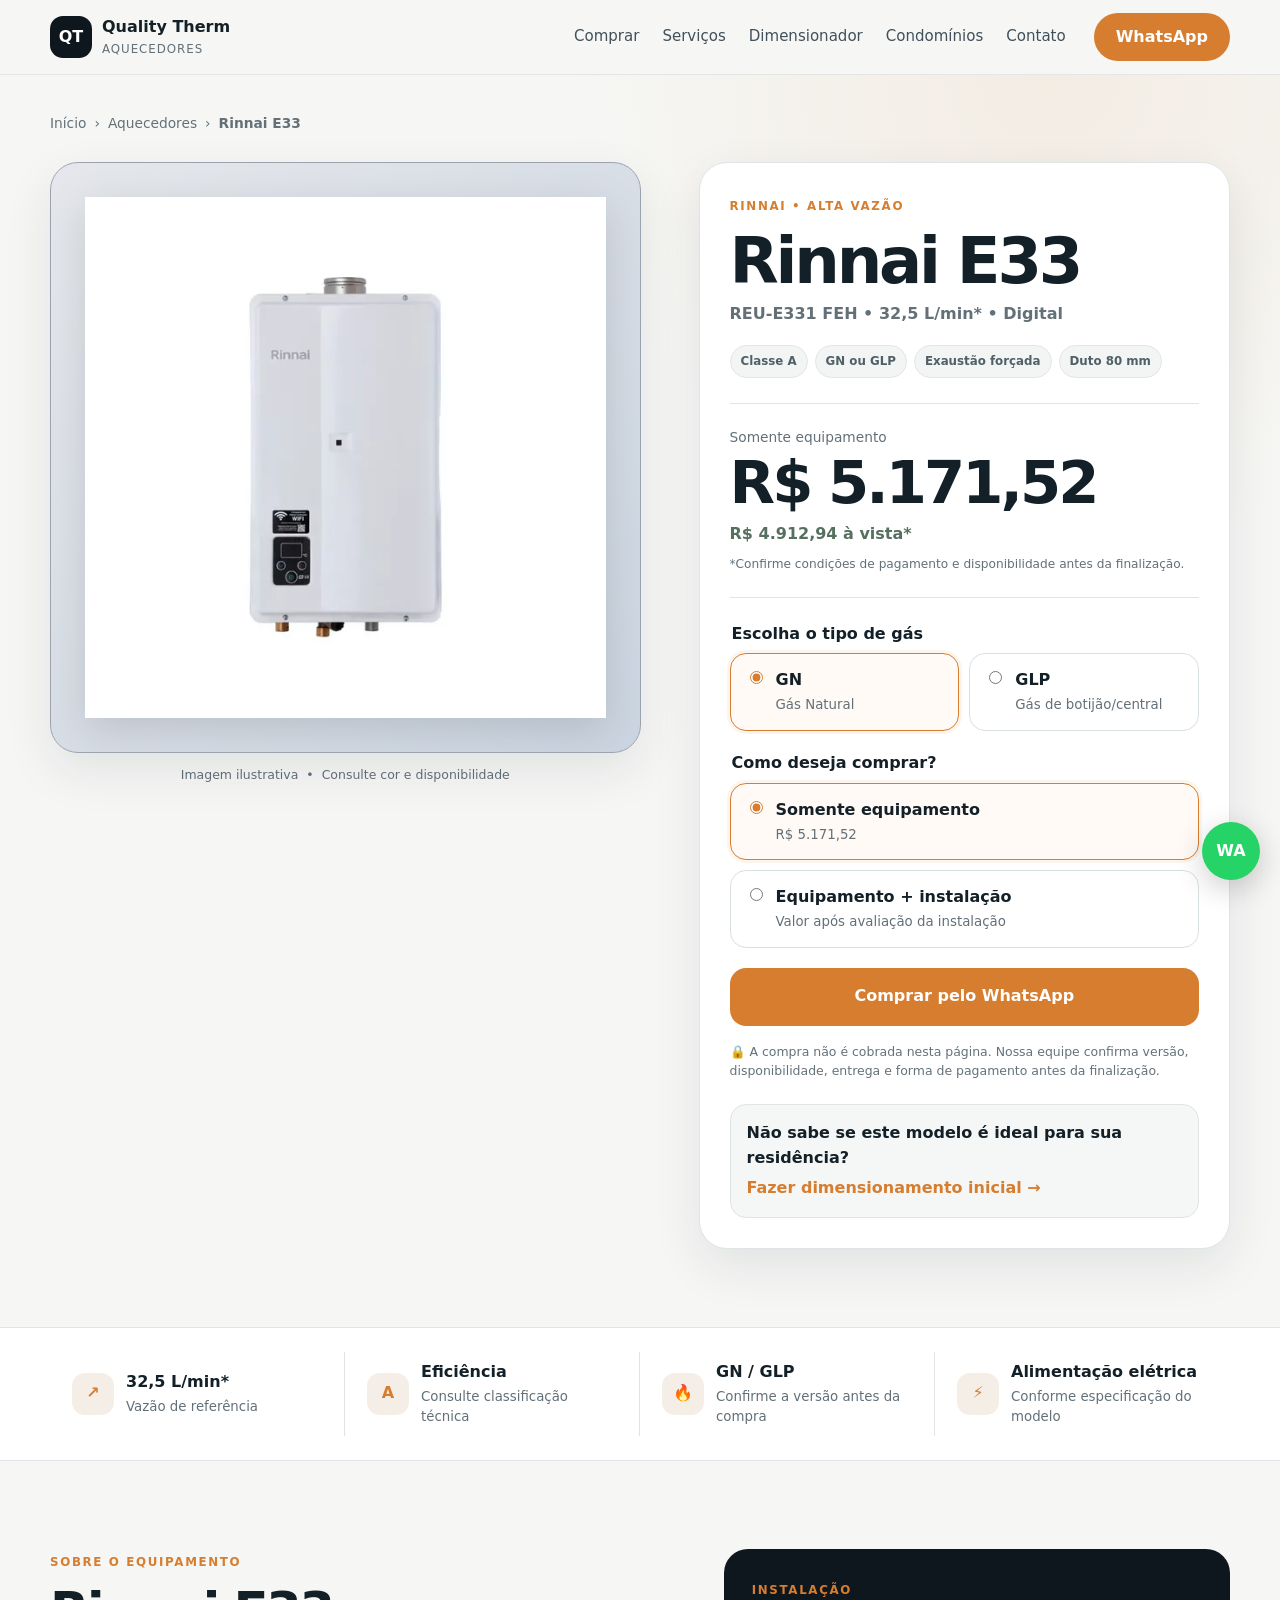
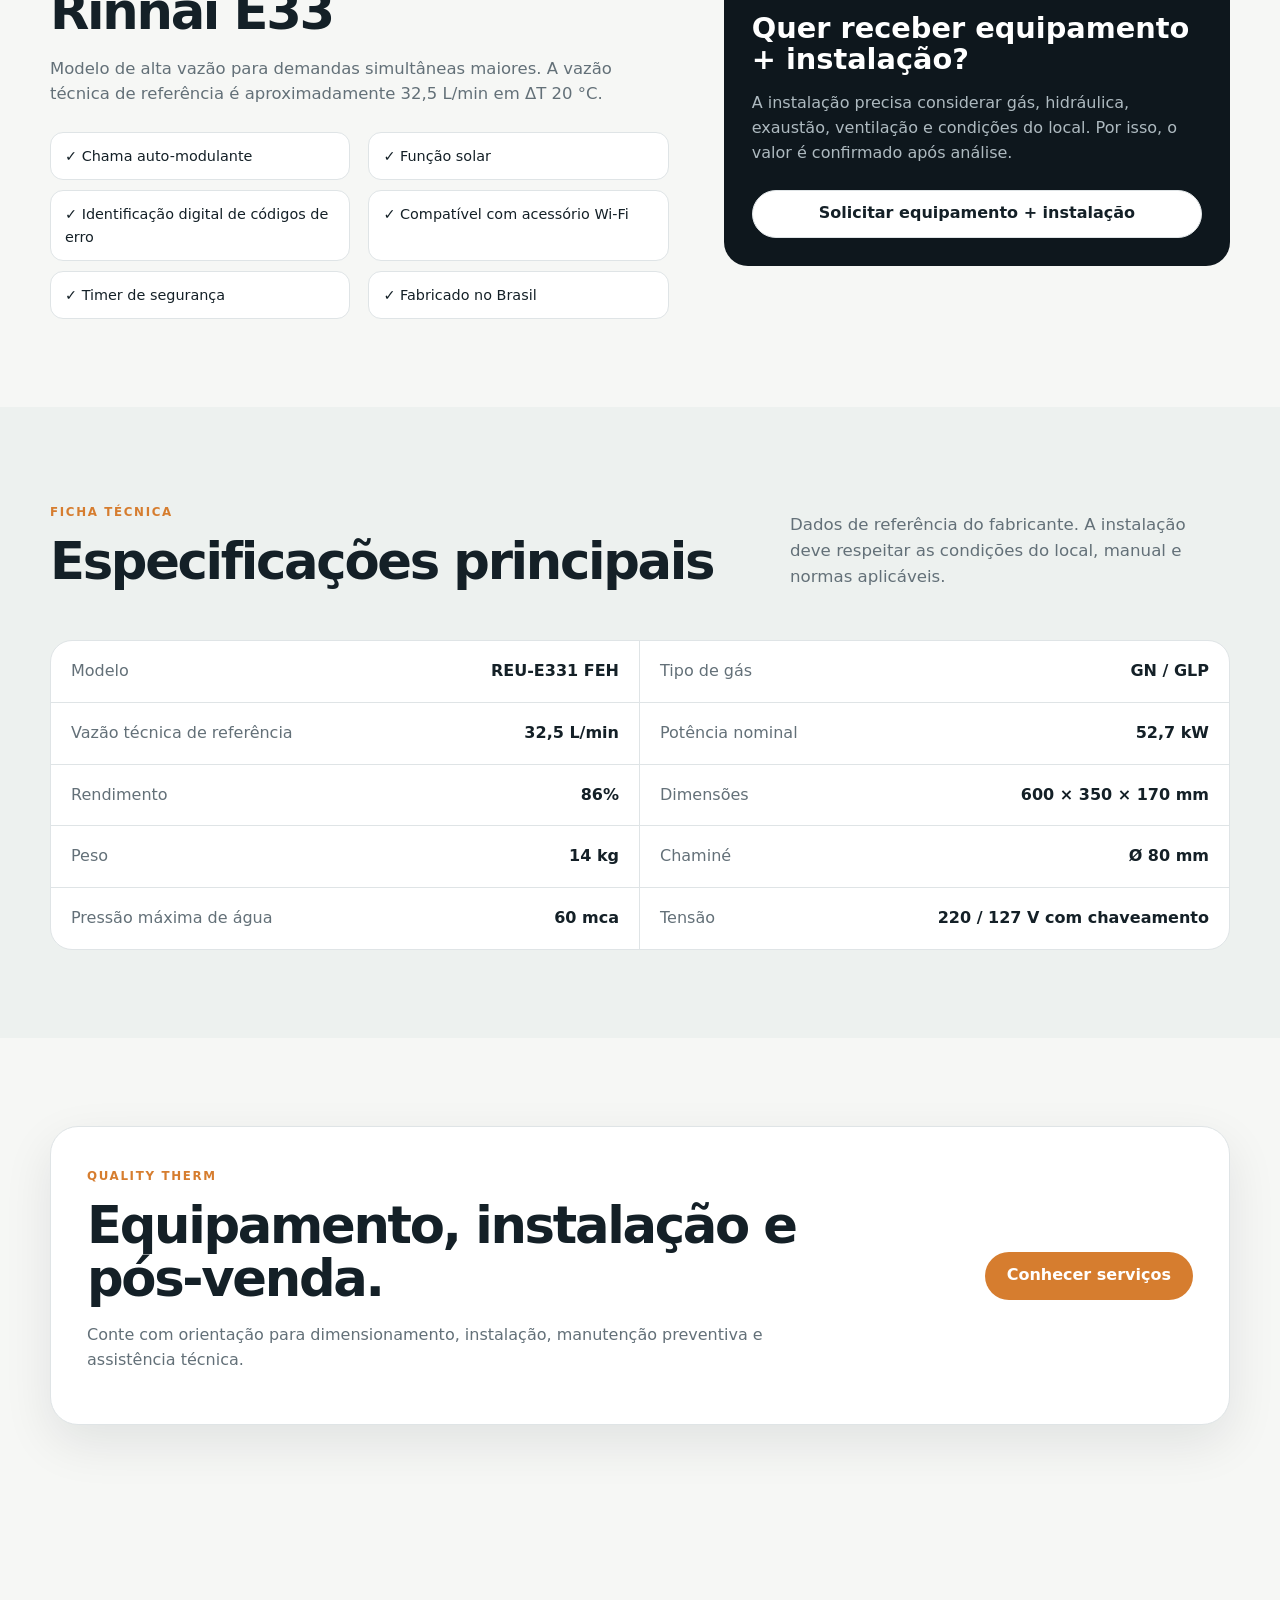
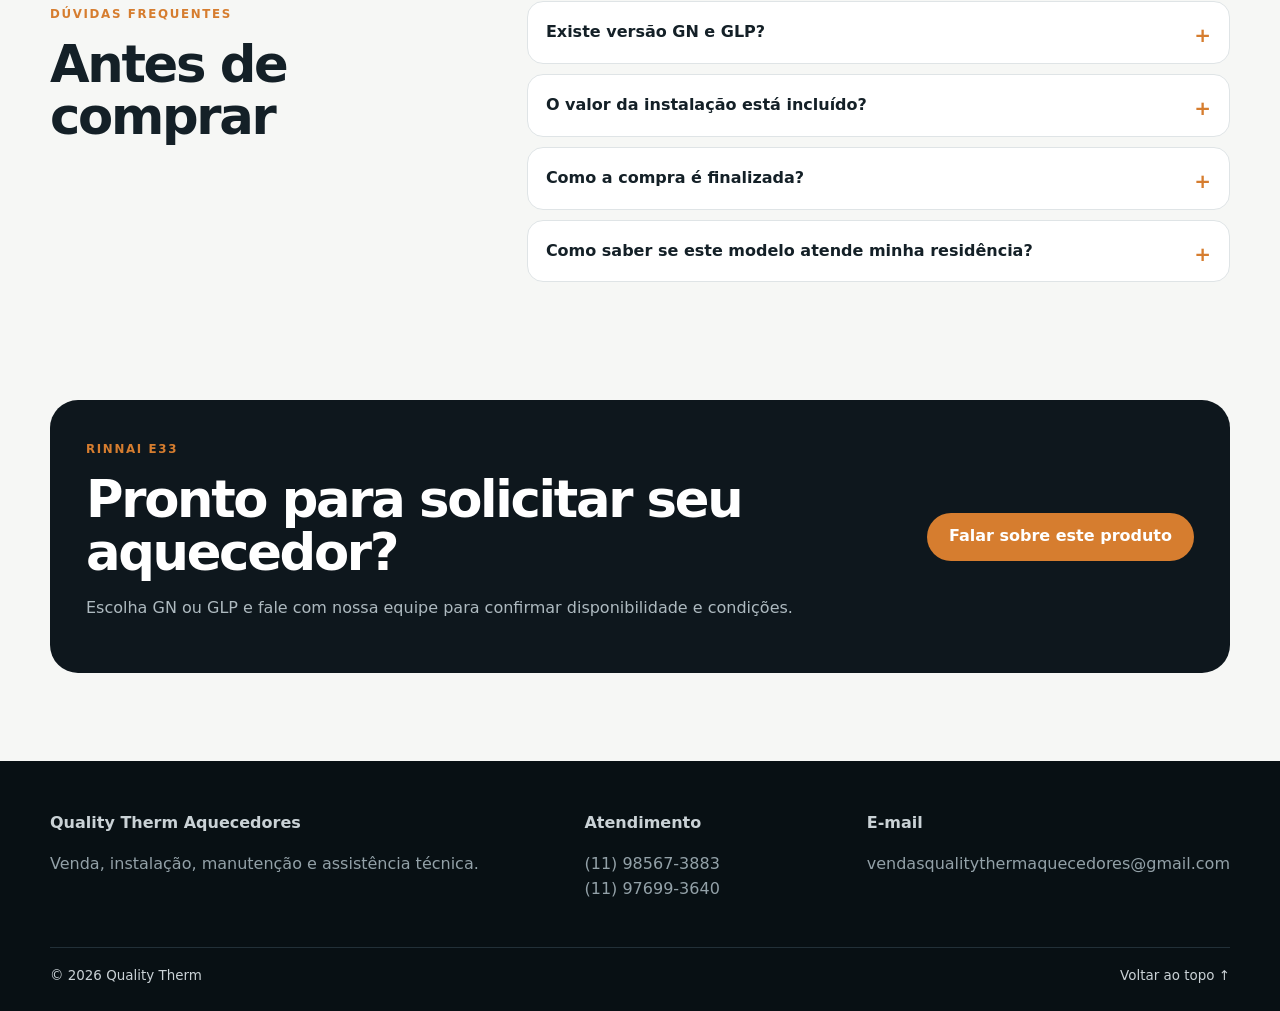
<file: produtos/rinnai-e33.html>
<!doctype html>
<html lang="pt-BR">
<head>
  <meta charset="utf-8" />
  <meta name="viewport" content="width=device-width, initial-scale=1" />
  <meta name="theme-color" content="#0e171d" />
  <meta name="description" content="Aquecedor Rinnai E33 de alta vazão. Consulte GN ou GLP, disponibilidade, instalação e finalize seu pedido com a Quality Therm." />
  <meta name="robots" content="index,follow,max-image-preview:large" />
  <link rel="canonical" href="https://www.aquecedoresqualitytherm.com.br/produtos/rinnai-e33.html" />
  <link rel="icon" href="../assets/favicon.svg" type="image/svg+xml" />
  <link rel="stylesheet" href="../css/style.css" />
  <link rel="stylesheet" href="../css/produto.css" />
  <title>Rinnai E33 | Quality Therm</title>

  <script src="../js/config.js"></script>
  <script>window.QT_PRODUCT = {"name": "Rinnai E33", "brand": "Rinnai", "model": "REU-E331 FEH", "priceText": "R$ 5.171,52", "cashPriceText": "R$ 4.912,94", "numericPrice": 5171.52};</script>
</head>

<body>
  <header class="site-header" id="topo">
    <div class="container nav-wrap">
      <a class="brand" href="../index.html" aria-label="Quality Therm - início">
        <span class="brand-mark" aria-hidden="true">QT</span>
        <span><strong>Quality Therm</strong><small>Aquecedores</small></span>
      </a>

      <button class="menu-toggle" aria-label="Abrir menu" aria-expanded="false">☰</button>

      <nav class="nav" aria-label="Navegação principal">
        <a href="../index.html#produtos">Comprar</a>
        <a href="../index.html#servicos">Serviços</a>
        <a href="../index.html#dimensionador">Dimensionador</a>
        <a href="../index.html#condominios">Condomínios</a>
        <a href="../index.html#contato">Contato</a>
      </nav>

      <a class="btn btn-primary nav-cta js-product-whatsapp" href="#">WhatsApp</a>
    </div>
  </header>

  <main>
    <section class="product-page">
      <div class="container">

        <nav class="breadcrumb" aria-label="Breadcrumb">
          <a href="../index.html">Início</a><span>›</span>
          <a href="../index.html#produtos">Aquecedores</a><span>›</span>
          <strong>Rinnai E33</strong>
        </nav>

        <div class="product-main-grid">

          <div class="product-gallery">
            <div class="product-main-image">
              <img
                src="../assets/produtos/rinnai-e33.webp"
                alt="Aquecedor a gás Rinnai E33"
                width="600"
                height="600"
                decoding="async"
                fetchpriority="high"
              />
            </div>

            <div class="product-gallery-note">
              <span>Imagem ilustrativa</span><span>•</span>
              <span>Consulte cor e disponibilidade</span>
            </div>
          </div>

          <div class="product-buy-box">
            <span class="eyebrow">Rinnai • Alta vazão</span>
            <h1>Rinnai E33</h1>
            <p class="product-subtitle">REU-E331 FEH • 32,5 L/min* • Digital</p>

            <div class="product-badges">
              <span>Classe A</span>
              <span>GN ou GLP</span>
              <span>Exaustão forçada</span>
              <span>Duto 80 mm</span>
            </div>

            <div class="price-box">
              <span class="price-label">Somente equipamento</span>
              <div class="price-main">
                <strong>R$ 5.171,52</strong>
              </div>
              <p class="price-cash">R$ 4.912,94 à vista*</p>
              <p class="price-note">
                *Confirme condições de pagamento e disponibilidade antes da finalização.
              </p>
            </div>

            <div class="buy-section">
              <fieldset class="option-group">
                <legend>Escolha o tipo de gás</legend>

                <label class="option-card">
                  <input type="radio" name="gas" value="GN" checked />
                  <span><strong>GN</strong><small>Gás Natural</small></span>
                </label>

                <label class="option-card">
                  <input type="radio" name="gas" value="GLP" />
                  <span><strong>GLP</strong><small>Gás de botijão/central</small></span>
                </label>
              </fieldset>

              <fieldset class="option-group purchase-options">
                <legend>Como deseja comprar?</legend>

                <label class="purchase-card selected">
                  <input type="radio" name="purchaseType" value="equipamento" checked />
                  <span><strong>Somente equipamento</strong><small>R$ 5.171,52</small></span>
                </label>

                <label class="purchase-card">
                  <input type="radio" name="purchaseType" value="equipamento + instalação" />
                  <span><strong>Equipamento + instalação</strong><small>Valor após avaliação da instalação</small></span>
                </label>
              </fieldset>

              <button type="button" class="btn btn-primary product-buy-button" id="buyWhatsApp">
                Comprar pelo WhatsApp
              </button>

              <p class="safe-buy">
                🔒 A compra não é cobrada nesta página. Nossa equipe confirma versão,
                disponibilidade, entrega e forma de pagamento antes da finalização.
              </p>
            </div>

            <div class="product-help">
              <strong>Não sabe se este modelo é ideal para sua residência?</strong>
              <a href="../index.html#dimensionador">Fazer dimensionamento inicial →</a>
            </div>
          </div>

        </div>
      </div>
    </section>

    <section class="product-benefits">
      <div class="container">
        <div class="benefits-grid">
          <article><span>↗</span><div><strong>32,5 L/min*</strong><small>Vazão de referência</small></div></article>
          <article><span>A</span><div><strong>Eficiência</strong><small>Consulte classificação técnica</small></div></article>
          <article><span>🔥</span><div><strong>GN / GLP</strong><small>Confirme a versão antes da compra</small></div></article>
          <article><span>⚡</span><div><strong>Alimentação elétrica</strong><small>Conforme especificação do modelo</small></div></article>
        </div>
      </div>
    </section>

    <section class="section-pad product-info-section">
      <div class="container product-info-grid">
        <div>
          <span class="eyebrow">Sobre o equipamento</span>
          <h2>Rinnai E33</h2>
          <p>Modelo de alta vazão para demandas simultâneas maiores. A vazão técnica de referência é aproximadamente 32,5 L/min em ΔT 20 °C.</p>

          <div class="feature-list">
            <span>✓ Chama auto-modulante</span>
            <span>✓ Função solar</span>
            <span>✓ Identificação digital de códigos de erro</span>
            <span>✓ Compatível com acessório Wi-Fi</span>
            <span>✓ Timer de segurança</span>
            <span>✓ Fabricado no Brasil</span>
          </div>
        </div>

        <aside class="install-box">
          <span class="eyebrow">Instalação</span>
          <h3>Quer receber equipamento + instalação?</h3>
          <p>
            A instalação precisa considerar gás, hidráulica, exaustão,
            ventilação e condições do local. Por isso, o valor é confirmado após análise.
          </p>
          <button type="button" class="btn btn-secondary" id="installationQuote">
            Solicitar equipamento + instalação
          </button>
        </aside>
      </div>
    </section>

    <section class="section-pad specs-section">
      <div class="container">
        <div class="section-heading">
          <div>
            <span class="eyebrow">Ficha técnica</span>
            <h2>Especificações principais</h2>
          </div>
          <p>
            Dados de referência do fabricante. A instalação deve respeitar as
            condições do local, manual e normas aplicáveis.
          </p>
        </div>

        <div class="spec-table">
          <div>
            <span>Modelo</span>
            <strong>REU-E331 FEH</strong>
          </div>
          <div>
            <span>Tipo de gás</span>
            <strong>GN / GLP</strong>
          </div>
          <div>
            <span>Vazão técnica de referência</span>
            <strong>32,5 L/min</strong>
          </div>
          <div>
            <span>Potência nominal</span>
            <strong>52,7 kW</strong>
          </div>
          <div>
            <span>Rendimento</span>
            <strong>86%</strong>
          </div>
          <div>
            <span>Dimensões</span>
            <strong>600 × 350 × 170 mm</strong>
          </div>
          <div>
            <span>Peso</span>
            <strong>14 kg</strong>
          </div>
          <div>
            <span>Chaminé</span>
            <strong>Ø 80 mm</strong>
          </div>
          <div>
            <span>Pressão máxima de água</span>
            <strong>60 mca</strong>
          </div>
          <div>
            <span>Tensão</span>
            <strong>220 / 127 V com chaveamento</strong>
          </div>
        </div>
      </div>
    </section>

    <section class="section-pad product-service-section">
      <div class="container service-offer">
        <div>
          <span class="eyebrow">Quality Therm</span>
          <h2>Equipamento, instalação e pós-venda.</h2>
          <p>
            Conte com orientação para dimensionamento, instalação,
            manutenção preventiva e assistência técnica.
          </p>
        </div>
        <a class="btn btn-primary" href="../index.html#servicos">Conhecer serviços</a>
      </div>
    </section>

    <section class="section-pad faq-section">
      <div class="container faq-wrap">
        <div>
          <span class="eyebrow">Dúvidas frequentes</span>
          <h2>Antes de comprar</h2>
        </div>

        <div class="faq-list">
          <details>
            <summary>Existe versão GN e GLP?</summary>
            <p>
              O produto possui versões conforme o tipo de gás. Confirme a
              disponibilidade da versão correta antes da compra.
            </p>
          </details>

          <details>
            <summary>O valor da instalação está incluído?</summary>
            <p>
              Não no preço do equipamento exibido nesta página. A instalação
              é avaliada conforme as condições do local.
            </p>
          </details>

          <details>
            <summary>Como a compra é finalizada?</summary>
            <p>
              O pedido é iniciado nesta página e finalizado com nossa equipe pelo
              WhatsApp, após confirmação de estoque, versão, entrega e pagamento.
            </p>
          </details>

          <details>
            <summary>Como saber se este modelo atende minha residência?</summary>
            <p>
              A escolha depende do uso simultâneo, vazão das duchas, temperatura
              de entrada da água e condições da instalação. Utilize o dimensionador
              como referência inicial.
            </p>
          </details>
        </div>
      </div>
    </section>

    <section class="section-pad final-product-cta">
      <div class="container final-product-box">
        <div>
          <span class="eyebrow">Rinnai E33</span>
          <h2>Pronto para solicitar seu aquecedor?</h2>
          <p>
            Escolha GN ou GLP e fale com nossa equipe para confirmar
            disponibilidade e condições.
          </p>
        </div>

        <button type="button" class="btn btn-primary js-product-whatsapp">
          Falar sobre este produto
        </button>
      </div>
    </section>
  </main>

  <footer>
    <div class="container footer-grid">
      <div>
        <strong>Quality Therm Aquecedores</strong>
        <p>Venda, instalação, manutenção e assistência técnica.</p>
      </div>
      <div>
        <strong>Atendimento</strong>
        <p>(11) 98567-3883<br />(11) 97699-3640</p>
      </div>
      <div>
        <strong>E-mail</strong>
        <p>vendasqualitythermaquecedores@gmail.com</p>
      </div>
    </div>

    <div class="container footer-bottom">
      <span>© <span id="year"></span> Quality Therm</span>
      <a href="#topo">Voltar ao topo ↑</a>
    </div>
  </footer>

  <a class="floating-whatsapp js-product-whatsapp" href="#" aria-label="Falar no WhatsApp">
    WA
  </a>

  <script src="../js/produto.js" defer></script>
</body>
</html>
</file>
<file: css/style.css>
:root {
  --bg: #f6f7f5;
  --surface: #fff;
  --ink: #142027;
  --muted: #637078;
  --dark: #0e171d;
  --brand: #d67d2f;
  --brand2: #f4a24f;
  --line: #dfe4e6;
  --radius: 22px;
  --shadow: 0 18px 50px rgba(14, 23, 29, 0.09);
  --max: 1180px;
}

* {
  box-sizing: border-box;
}

html {
  scroll-behavior: smooth;
}

body {
  margin: 0;
  font-family:
    Inter,
    ui-sans-serif,
    system-ui,
    -apple-system,
    BlinkMacSystemFont,
    "Segoe UI",
    sans-serif;
  color: var(--ink);
  background: var(--bg);
  line-height: 1.55;
}

a {
  color: inherit;
  text-decoration: none;
}

button,
select,
input,
textarea {
  font: inherit;
}

.container {
  width: min(var(--max), calc(100% - 32px));
  margin: auto;
}

.section-pad {
  padding: 88px 0;
}

/* =========================================================
   CABEÇALHO
========================================================= */

.site-header {
  position: sticky;
  top: 0;
  z-index: 30;
  background: rgba(246, 247, 245, 0.94);
  backdrop-filter: blur(10px);
  border-bottom: 1px solid rgba(20, 32, 39, 0.08);
}

.nav-wrap {
  height: 74px;
  display: flex;
  align-items: center;
  gap: 28px;
}

.brand {
  display: flex;
  align-items: center;
  gap: 10px;
  min-width: max-content;
}

.brand-mark {
  width: 42px;
  height: 42px;
  border-radius: 13px;
  background: var(--dark);
  color: #fff;
  display: grid;
  place-items: center;
  font-weight: 800;
}

.brand strong,
.brand small {
  display: block;
}

.brand small {
  color: var(--muted);
  font-size: 0.74rem;
  letter-spacing: 0.08em;
  text-transform: uppercase;
}

.nav {
  display: flex;
  gap: 23px;
  margin-left: auto;
}

.nav a {
  font-size: 0.94rem;
  color: #41505a;
}

.nav a:hover {
  color: var(--brand);
}

.menu-toggle {
  display: none;
  border: 0;
  background: none;
  font-size: 1.5rem;
}

/* =========================================================
   BOTÕES
========================================================= */

.btn {
  border: 0;
  border-radius: 999px;
  min-height: 48px;
  padding: 0 22px;
  display: inline-flex;
  align-items: center;
  justify-content: center;
  font-weight: 750;
  cursor: pointer;
  transition:
    0.2s transform,
    0.2s opacity;
}

.btn:hover {
  transform: translateY(-1px);
}

.btn-primary {
  background: var(--brand);
  color: #fff;
}

.btn-primary:hover {
  background: #bd6722;
}

.btn-secondary {
  background: #fff;
  color: var(--ink);
  border: 1px solid var(--line);
}

.btn-outline {
  background: transparent;
  border: 1px solid #cad2d6;
  color: var(--ink);
}

.full {
  width: 100%;
}

/* =========================================================
   HERO
========================================================= */

.hero {
  padding-top: 70px;
  background: radial-gradient(
    circle at 82% 5%,
    rgba(214, 125, 47, 0.13),
    transparent 32%
  );
}

.hero-grid,
.two-col {
  display: grid;
  grid-template-columns: 1.08fr 0.92fr;
  gap: 60px;
  align-items: center;
}

.eyebrow {
  display: inline-block;
  text-transform: uppercase;
  letter-spacing: 0.14em;
  font-size: 0.74rem;
  font-weight: 800;
  color: var(--brand);
  margin-bottom: 14px;
}

.hero h1 {
  font-size: clamp(2.8rem, 6vw, 5.6rem);
  line-height: 0.98;
  letter-spacing: -0.055em;
  margin: 0 0 24px;
  max-width: 900px;
}

.hero h1 span {
  color: var(--brand);
}

.lead {
  font-size: 1.16rem;
  color: var(--muted);
  max-width: 680px;
}

.hero-actions {
  display: flex;
  gap: 12px;
  margin: 30px 0;
}

.trust-row {
  display: flex;
  gap: 22px;
  flex-wrap: wrap;
  color: #50606a;
  font-size: 0.9rem;
}

.hero-card {
  background: var(--dark);
  color: #fff;
  border-radius: 30px;
  padding: 25px;
  box-shadow: var(--shadow);
}

.hero-card-top {
  padding: 8px 8px 18px;
}

.hero-card-top strong {
  display: block;
  font-size: 1.35rem;
}

.mini-label {
  color: #b8c2c7;
  font-size: 0.82rem;
}

.quick-card {
  display: flex;
  gap: 14px;
  align-items: center;
  padding: 18px;
  background: #15232b;
  border: 1px solid #263841;
  border-radius: 18px;
  margin-top: 10px;
}

.quick-card:hover {
  border-color: var(--brand);
}

.quick-icon {
  width: 38px;
  height: 38px;
  border-radius: 12px;
  background: var(--brand);
  display: grid;
  place-items: center;
}

.quick-card span strong,
.quick-card span small {
  display: block;
}

.quick-card small {
  color: #aab7bd;
}

/* =========================================================
   FAIXA DE ATALHOS
========================================================= */

.intent-strip {
  background: #fff;
  border-block: 1px solid var(--line);
}

.intent-grid {
  display: grid;
  grid-template-columns: repeat(4, 1fr);
}

.intent-grid a,
.intent-link {
  padding: 24px;
  border-right: 1px solid var(--line);
}

.intent-grid a:last-child {
  border-right: 0;
}

.intent-grid strong,
.intent-grid span {
  display: block;
}

.intent-grid span {
  font-size: 0.82rem;
  color: var(--muted);
  margin-top: 4px;
}

.intent-link {
  border-top: 0;
  border-bottom: 0;
  border-left: 0;
  background: transparent;
  font: inherit;
  text-align: left;
  cursor: pointer;
  color: inherit;
}

.intent-link:hover {
  background: #fafbfa;
}

/* =========================================================
   SEÇÕES
========================================================= */

.section-soft {
  background: #edf1ef;
}

h2 {
  font-size: clamp(2rem, 4vw, 3.6rem);
  line-height: 1.03;
  letter-spacing: -0.045em;
  margin: 0 0 18px;
}

.two-col p,
.section-heading p {
  color: var(--muted);
  font-size: 1.04rem;
}

.note {
  margin-top: 26px;
  padding: 18px;
  border-radius: 16px;
  background: #fff;
  border: 1px solid var(--line);
}

/* =========================================================
   DIMENSIONADOR
========================================================= */

.calculator-card {
  background: #fff;
  border: 1px solid var(--line);
  padding: 26px;
  border-radius: 24px;
  box-shadow: var(--shadow);
}

.calculator-card label {
  display: block;
  font-weight: 700;
  margin-bottom: 16px;
}

.calculator-card select {
  display: block;
  width: 100%;
  margin-top: 7px;
  padding: 13px 14px;
  border: 1px solid #ccd5d9;
  border-radius: 12px;
  background: #fff;
  color: var(--ink);
}

.result {
  margin-top: 16px;
  border-radius: 16px;
  background: #f6efe7;
  padding: 18px;
}

.result strong {
  font-size: 1.3rem;
}

/* =========================================================
   TÍTULOS DE SEÇÃO
========================================================= */

.section-heading {
  display: flex;
  align-items: end;
  justify-content: space-between;
  gap: 50px;
  margin-bottom: 34px;
}

.section-heading > div {
  max-width: 680px;
}

.section-heading p {
  max-width: 440px;
}

/* ==========================================
   LOJA / PRODUTOS EM DESTAQUE
========================================== */

#produtos .section-heading {
  display: grid;
  grid-template-columns: minmax(0, 1.05fr) minmax(300px, 0.95fr);
  gap: 56px;
  align-items: end;
  margin-bottom: 42px;
}

#produtos .section-heading > div {
  min-width: 0;
  max-width: 680px;
}

#produtos .section-heading h2 {
  max-width: 640px;
  margin-bottom: 0;
}

#produtos .section-heading > p {
  max-width: 520px;
  margin: 0 0 4px auto;
}

#produtos .product-grid {
  display: grid;
  grid-template-columns: repeat(3, minmax(0, 1fr));
  gap: 24px;
  align-items: stretch;
}

#produtos .product-card {
  width: 100%;
  max-width: none;
  min-width: 0;
  margin: 0;
  display: flex;
  flex-direction: column;
  height: 100%;
}

#produtos .product-grid > :only-child {
  max-width: 360px;
  justify-self: start;
}

#produtos .product-grid:has(> :nth-child(2):last-child) {
  grid-template-columns: repeat(2, minmax(0, 360px));
  justify-content: start;
}

#produtos .product-grid:has(> :nth-child(3):last-child) {
  grid-template-columns: repeat(3, minmax(0, 1fr));
}

#produtos .product-grid:has(> :nth-child(4)) {
  grid-template-columns: repeat(3, minmax(0, 1fr));
}

#produtos .product-card .product-actions,
#produtos .product-card .card-actions {
  margin-top: auto;
}

#produtos > .container > .center:last-child {
  margin-top: 34px;
  text-align: center;
}

#produtos .text-link {
  display: inline-flex;
  align-items: center;
  justify-content: center;
  gap: 7px;
  white-space: nowrap;
}

@media (max-width: 980px) {
  #produtos .section-heading {
    grid-template-columns: 1fr;
    gap: 18px;
    align-items: start;
  }

  #produtos .section-heading > p {
    max-width: 680px;
    margin-left: 0;
  }

  #produtos .product-grid,
  #produtos .product-grid:has(> :nth-child(2):last-child),
  #produtos .product-grid:has(> :nth-child(3):last-child),
  #produtos .product-grid:has(> :nth-child(4)) {
    grid-template-columns: repeat(2, minmax(0, 1fr));
  }

  #produtos .product-grid > :only-child {
    max-width: 360px;
  }
}

@media (max-width: 640px) {
  #produtos .section-heading {
    gap: 14px;
    margin-bottom: 28px;
  }

  #produtos .product-grid,
  #produtos .product-grid:has(> :nth-child(2):last-child),
  #produtos .product-grid:has(> :nth-child(3):last-child),
  #produtos .product-grid:has(> :nth-child(4)) {
    grid-template-columns: 1fr;
  }

  #produtos .product-grid > :only-child {
    max-width: none;
  }

  #produtos .product-card {
    max-width: none;
  }

  #produtos > .container > .center:last-child {
    margin-top: 26px;
  }
}

/* =========================================================
   IMAGEM DO PRODUTO
========================================================= */

.product-image-link {
  display: block;
  margin-bottom: 18px;
}

.product-image {
  width: 100%;
  aspect-ratio: 1 / 1;

  display: grid;
  place-items: center;

  overflow: hidden;

  background: linear-gradient(145deg, #f8f9f8, #eef1f0);

  border-radius: 18px;
}

.product-image img {
  width: 100%;
  height: 100%;
  max-width: 88%;
  max-height: 88%;

  object-fit: contain;
  object-position: center;

  padding: 0;

  transition: transform 0.35s ease;
}

.product-card:hover .product-image img {
  transform: scale(1.045);
}

/* =========================================================
   TAG
========================================================= */

.tag {
  display: inline-flex;
  align-items: center;

  width: fit-content;

  font-size: 0.71rem;
  font-weight: 850;

  color: var(--brand);

  text-transform: uppercase;
  letter-spacing: 0.09em;

  margin-bottom: 7px;
}

/* =========================================================
   TÍTULO
========================================================= */

.product-card h3 {
  font-size: 1.42rem;
  line-height: 1.15;

  margin: 0 0 6px;

  color: var(--ink);
}

/* =========================================================
   VAZÃO
========================================================= */

.product-flow {
  display: block;

  color: #66757d;

  font-size: 0.88rem;
  font-weight: 750;

  margin-bottom: 10px;
}

/* =========================================================
   GN / GLP
========================================================= */

.product-gas {
  display: inline-flex;

  width: fit-content;

  align-items: center;

  background: #f4f6f5;

  border: 1px solid #e0e5e3;

  border-radius: 999px;

  padding: 5px 9px;

  color: #526168;

  font-size: 0.72rem;
  font-weight: 750;

  margin-bottom: 12px;
}

/* =========================================================
   DESCRIÇÃO
========================================================= */

.product-card p {
  color: var(--muted);

  font-size: 0.91rem;

  line-height: 1.6;

  margin: 0 0 18px;

  flex: 1;
}

/* =========================================================
   AÇÕES
========================================================= */

.product-actions {
  display: grid;

  grid-template-columns:
    minmax(0, 1fr)
    minmax(0, 0.9fr);

  gap: 8px;

  margin-top: auto;
}

.product-actions .btn {
  width: 100%;

  min-height: 46px;

  padding: 0 13px;

  font-size: 0.87rem;
}

/* VER DETALHES */

.product-actions a.btn {
  background: var(--brand);
  color: #fff;

  border: 1px solid var(--brand);
}

.product-actions a.btn:hover {
  background: #bd6722;
  border-color: #bd6722;
}

/* CONSULTAR */

.product-actions button.btn {
  background: #fff;

  color: var(--ink);

  border: 1px solid #ccd5d9;
}

.product-actions button.btn:hover {
  border-color: var(--brand);

  color: #bd6722;
}

/* =========================================================
   LINK VER TODOS
========================================================= */

.center {
  text-align: center;
  margin-top: 30px;
}

.text-link {
  display: inline-flex;
  align-items: center;

  font-weight: 800;

  color: var(--brand);

  transition:
    gap 0.2s ease,
    color 0.2s ease;
}

.text-link:hover {
  color: #bd6722;
}

/* =========================================================
   SERVIÇOS
========================================================= */

.section-dark {
  background: var(--dark);
  color: #fff;
}

.section-heading.light p {
  color: #aab6bc;
}

.service-grid {
  display: grid;
  grid-template-columns: repeat(3, 1fr);
  gap: 16px;
}

.service-grid article {
  border: 1px solid #273940;
  border-radius: 20px;
  padding: 28px;
  background: #111d24;
}

.service-grid article > span {
  color: var(--brand);
  font-weight: 900;
}

.service-grid h3 {
  font-size: 1.35rem;
}

.service-grid p {
  color: #aebac0;
}

.text-button {
  background: none;
  border: 0;
  padding: 0;
  color: #f1a85f;
  font-weight: 800;
  cursor: pointer;
}

/* =========================================================
   MANUTENÇÃO / CTA FINAL
========================================================= */

.maintenance-banner,
.final-box {
  background: #fff;
  border: 1px solid var(--line);
  border-radius: 28px;
  padding: 36px;
  display: flex;
  align-items: center;
  justify-content: space-between;
  gap: 40px;
  box-shadow: var(--shadow);
}

.maintenance-banner > div {
  max-width: 760px;
}

/* =========================================================
   CONDOMÍNIOS
========================================================= */

.choice-grid {
  display: grid;
  gap: 14px;
}

.choice {
  border: 1px solid var(--line);
  background: #fff;
  text-align: left;
  border-radius: 18px;
  padding: 21px;
  cursor: pointer;
}

.choice:hover {
  border-color: var(--brand);
}

.choice strong,
.choice small {
  display: block;
}

.choice small {
  color: var(--muted);
  margin-top: 4px;
}

/* =========================================================
   CONFIANÇA
========================================================= */

.trust-cards {
  display: grid;
  grid-template-columns: repeat(3, 1fr);
  gap: 15px;
}

.trust-cards div {
  background: #fff;
  border: 1px solid var(--line);
  padding: 22px;
  border-radius: 18px;
}

.trust-cards strong,
.trust-cards span {
  display: block;
}

.trust-cards span {
  color: var(--muted);
  margin-top: 5px;
}

/* =========================================================
   CTA FINAL
========================================================= */

.final-cta {
  padding-top: 36px;
}

.final-box {
  background: var(--dark);
  color: #fff;
}

.final-box p {
  color: #b5c1c6;
}

.final-actions {
  display: flex;
  gap: 10px;
  flex-wrap: wrap;
  min-width: max-content;
}

/* =========================================================
   RODAPÉ
========================================================= */

footer {
  background: #081014;
  color: #cad2d6;
  padding: 50px 0 24px;
}

.footer-grid {
  display: grid;
  grid-template-columns: 2fr 1fr 1.3fr;
  gap: 30px;
}

.footer-grid p {
  color: #93a1a8;
}

.footer-bottom {
  border-top: 1px solid #223038;
  margin-top: 30px;
  padding-top: 18px;
  display: flex;
  justify-content: space-between;
  font-size: 0.84rem;
}

/* =========================================================
   WHATSAPP FLUTUANTE
========================================================= */

.floating-whatsapp {
  position: fixed;
  right: 20px;
  bottom: 20px;
  width: 58px;
  height: 58px;
  border-radius: 50%;
  background: #25d366;
  color: #fff;
  display: grid;
  place-items: center;
  font-weight: 900;
  z-index: 20;
  box-shadow: 0 8px 30px rgba(0, 0, 0, 0.2);
}

.noscript {
  background: #fff3cd;
  padding: 8px;
  text-align: center;
}

.align-center {
  align-items: center;
}

/* =========================================================
   MODAIS DE ASSISTÊNCIA / MANUTENÇÃO / INSTALAÇÃO
========================================================= */

body.modal-open {
  overflow: hidden;
}

.assistance-modal {
  position: fixed;
  inset: 0;
  z-index: 9999;
  display: flex;
  align-items: center;
  justify-content: center;
  padding: 20px;
}

.assistance-modal[hidden] {
  display: none;
}

.assistance-backdrop {
  position: absolute;
  inset: 0;
  background: rgba(6, 15, 20, 0.72);
  backdrop-filter: blur(5px);
}

.assistance-dialog {
  position: relative;
  z-index: 2;
  width: min(100%, 680px);
  max-height: 90vh;
  overflow-y: auto;
  background: #ffffff;
  border-radius: 24px;
  padding: 34px;
  box-shadow:
    0 30px 80px rgba(0, 0, 0, 0.26),
    0 8px 24px rgba(0, 0, 0, 0.12);
  animation: assistanceModalIn 0.22s ease;
}

@keyframes assistanceModalIn {
  from {
    opacity: 0;
    transform: translateY(16px) scale(0.98);
  }

  to {
    opacity: 1;
    transform: translateY(0) scale(1);
  }
}

.assistance-close {
  position: absolute;
  top: 16px;
  right: 16px;
  width: 42px;
  height: 42px;
  border: 0;
  border-radius: 50%;
  background: #eef1f2;
  color: #0e171d;
  font-size: 26px;
  line-height: 1;
  cursor: pointer;
  transition:
    background 0.2s ease,
    transform 0.2s ease;
}

.assistance-close:hover {
  background: #e3e7e9;
  transform: rotate(4deg);
}

.assistance-heading {
  padding-right: 52px;
  margin-bottom: 26px;
}

.assistance-heading .eyebrow {
  display: inline-block;
  margin-bottom: 8px;
}

.assistance-heading h2 {
  margin: 0 0 10px;
  font-size: clamp(28px, 4vw, 42px);
  line-height: 1.05;
  color: #111d24;
}

.assistance-heading p {
  margin: 0;
  color: #5b676d;
  line-height: 1.6;
  max-width: 580px;
}

.assistance-form {
  display: grid;
  grid-template-columns: repeat(2, minmax(0, 1fr));
  gap: 18px;
}

.assistance-form label {
  display: flex;
  flex-direction: column;
  gap: 8px;
  font-weight: 700;
  color: #17242b;
  font-size: 15px;
}

.assistance-form label span {
  color: #d97924;
}

.assistance-form label small {
  font-weight: 400;
  color: #7b858a;
  margin-left: 4px;
}

.assistance-form input,
.assistance-form select,
.assistance-form textarea {
  width: 100%;
  border: 1px solid #d9e0e3;
  border-radius: 12px;
  padding: 14px 15px;
  background: #ffffff;
  color: #17242b;
  font: inherit;
  outline: none;
  transition:
    border-color 0.2s ease,
    box-shadow 0.2s ease,
    background 0.2s ease;
}

.assistance-form textarea {
  resize: vertical;
  min-height: 120px;
}

.assistance-form input::placeholder,
.assistance-form textarea::placeholder {
  color: #9aa3a7;
}

.assistance-form input:focus,
.assistance-form select:focus,
.assistance-form textarea:focus {
  border-color: #df7c28;
  box-shadow: 0 0 0 4px rgba(223, 124, 40, 0.12);
  background: #fffdfb;
}

.assistance-form label:nth-of-type(4) {
  grid-column: 1 / -1;
}

.assistance-form label:nth-of-type(5) {
  grid-column: 1 / 2;
}

.assistance-form .full-field {
  grid-column: 1 / -1;
}

.assistance-privacy {
  grid-column: 1 / -1;
  margin: 0;
  padding: 13px 15px;
  border-radius: 12px;
  background: #f5f7f7;
  color: #657176;
  font-size: 13px;
  line-height: 1.5;
}

.assistance-form .btn {
  grid-column: 1 / -1;
  min-height: 54px;
  border-radius: 14px;
  font-size: 16px;
}

#assistanceModal .assistance-dialog,
#maintenanceModal .assistance-dialog,
#installationModal .assistance-dialog {
  max-width: 680px;
}

#installationModal textarea {
  min-height: 110px;
}

/* =========================================================
   RESPONSIVO TABLET
========================================================= */

@media (max-width: 920px) {
  .nav {
    display: none;
    position: absolute;
    top: 74px;
    left: 16px;
    right: 16px;
    background: #fff;
    border: 1px solid var(--line);
    border-radius: 18px;
    padding: 16px;
    box-shadow: var(--shadow);
    flex-direction: column;
  }

  .nav.open {
    display: flex;
  }

  .menu-toggle {
    display: block;
    margin-left: auto;
  }

  .nav-cta {
    display: none;
  }

  .hero-grid,
  .two-col {
    grid-template-columns: 1fr;
    gap: 34px;
  }

  .hero {
    padding-top: 48px;
  }

  .product-grid:not(#homeProductsGrid) {
    grid-template-columns: repeat(2, 1fr);
  }

  .intent-grid {
    grid-template-columns: repeat(2, 1fr);
  }

  .intent-grid a,
  .intent-link {
    border-bottom: 1px solid var(--line);
  }

  .service-grid {
    grid-template-columns: 1fr;
  }

  .section-heading {
    display: block;
  }

  .section-heading p {
    max-width: none;
  }

  .maintenance-banner,
  .final-box {
    display: block;
  }

  .maintenance-banner .btn,
  .final-actions {
    margin-top: 20px;
  }

  .trust-cards {
    grid-template-columns: 1fr;
  }

  .footer-grid {
    grid-template-columns: 1fr 1fr;
  }
}

/* =========================================================
   RESPONSIVO MOBILE
========================================================= */

@media (max-width: 700px) {
  .assistance-modal {
    align-items: flex-end;
    padding: 0;
  }

  .assistance-dialog {
    width: 100%;
    max-height: 92vh;
    border-radius: 22px 22px 0 0;
    padding: 26px 18px 22px;
  }

  .assistance-heading {
    padding-right: 44px;
    margin-bottom: 22px;
  }

  .assistance-heading h2 {
    font-size: 30px;
  }

  .assistance-form {
    grid-template-columns: 1fr;
    gap: 16px;
  }

  .assistance-form label,
  .assistance-form label:nth-of-type(4),
  .assistance-form label:nth-of-type(5),
  .assistance-form .full-field,
  .assistance-privacy,
  .assistance-form .btn {
    grid-column: 1;
  }

  .assistance-form input,
  .assistance-form select,
  .assistance-form textarea {
    min-height: 50px;
    font-size: 16px;
  }

  .assistance-form textarea {
    min-height: 110px;
  }
}

@media (max-width: 560px) {
  .product-actions {
    grid-template-columns: 1fr;
  }

  .container {
    width: min(100% - 24px, var(--max));
  }

  .section-pad {
    padding: 62px 0;
  }

  .hero h1 {
    font-size: clamp(2.5rem, 14vw, 4rem);
  }

  .hero-actions {
    display: grid;
  }

  .hero-actions .btn {
    width: 100%;
  }

  .trust-row {
    display: grid;
    gap: 8px;
  }

  .product-grid:not(#homeProductsGrid) {
    grid-template-columns: 1fr;
  }

  .intent-grid {
    grid-template-columns: 1fr;
  }

  .intent-grid a,
  .intent-link {
    border-right: 0;
  }
  .maintenance-banner,
  .final-box {
    padding: 25px;
  }

  .final-actions {
    display: grid;
  }

  .footer-grid {
    grid-template-columns: 1fr;
  }

  .footer-bottom {
    display: grid;
    gap: 8px;
  }

  .floating-whatsapp {
    width: 54px;
    height: 54px;
    right: 14px;
    bottom: 14px;
  }
}

@media (prefers-reduced-motion: reduce) {
  html {
    scroll-behavior: auto;
  }

  * {
    transition: none !important;
  }
}
/* =========================================================
   AVALIAÇÕES
========================================================= */

.reviews-section {
  background: #f7f8f7;
}

.reviews-summary {
  min-width: 180px;

  text-align: right;
}

.reviews-summary-stars {
  color: var(--brand);

  font-size: 1.15rem;
  letter-spacing: 0.08em;
}

.reviews-summary strong {
  display: block;

  margin-top: 5px;

  color: var(--ink);

  font-size: 2rem;
  line-height: 1;
}

.reviews-summary span {
  display: block;

  margin-top: 5px;

  color: var(--muted);

  font-size: 0.78rem;
}

/* =========================================================
   GRID
========================================================= */

.reviews-grid {
  display: grid;

  grid-template-columns: repeat(3, minmax(0, 1fr));

  gap: 18px;

  margin-top: 35px;
}

/* =========================================================
   CARD
========================================================= */

.review-card {
  min-height: 285px;

  display: flex;
  flex-direction: column;

  padding: 24px;

  border: 1px solid var(--line);
  border-radius: 21px;

  background: #ffffff;

  box-shadow: 0 12px 32px rgba(14, 23, 29, 0.05);

  transition:
    transform 0.25s ease,
    border-color 0.25s ease,
    box-shadow 0.25s ease;
}

.review-card:hover {
  transform: translateY(-4px);

  border-color: rgba(214, 125, 47, 0.45);

  box-shadow: 0 20px 45px rgba(14, 23, 29, 0.09);
}

/* =========================================================
   TOPO
========================================================= */

.review-card-top {
  display: flex;
  align-items: center;
  justify-content: space-between;

  gap: 12px;
}

.review-stars {
  color: var(--brand);

  font-size: 1rem;
  letter-spacing: 0.07em;
}

.review-source {
  padding: 5px 9px;

  border-radius: 999px;

  background: #f3f5f4;

  color: #65747c;

  font-size: 0.7rem;
  font-weight: 800;
}

/* =========================================================
   TEXTO
========================================================= */

.review-card blockquote {
  margin: 22px 0 24px;

  padding: 0;

  border: 0;

  color: #384a53;

  font-size: 1rem;
  line-height: 1.7;

  font-style: normal;

  flex: 1;
}

/* =========================================================
   AUTOR
========================================================= */

.review-author {
  display: flex;
  align-items: center;

  gap: 11px;
}

.review-avatar {
  width: 42px;
  height: 42px;

  min-width: 42px;

  display: grid;
  place-items: center;

  border-radius: 50%;

  background: rgba(214, 125, 47, 0.12);

  color: var(--brand);

  font-weight: 900;
}

.review-author strong,
.review-author small {
  display: block;
}

.review-author strong {
  color: var(--ink);

  font-size: 0.9rem;
}

.review-author small {
  margin-top: 2px;

  color: var(--muted);

  font-size: 0.72rem;
}

/* =========================================================
   LINK
========================================================= */

.review-original-link {
  display: inline-block;

  margin-top: 18px;

  color: var(--brand);

  font-size: 0.78rem;
  font-weight: 800;
}

.review-original-link:hover {
  color: #bd6722;
}

/* =========================================================
   VAZIO
========================================================= */

.reviews-empty {
  grid-column: 1 / -1;

  min-height: 160px;

  display: flex;
  flex-direction: column;

  align-items: center;
  justify-content: center;

  padding: 30px;

  border: 1px dashed #ccd5d8;

  border-radius: 18px;

  background: #ffffff;

  text-align: center;
}

.reviews-empty strong {
  color: var(--ink);
}

.reviews-empty span {
  margin-top: 5px;

  color: var(--muted);

  font-size: 0.85rem;
}

/* =========================================================
   TABLET
========================================================= */

@media (max-width: 920px) {
  .reviews-grid {
    grid-template-columns: repeat(2, minmax(0, 1fr));
  }
}

/* =========================================================
   MOBILE
========================================================= */

@media (max-width: 620px) {
  .reviews-summary {
    text-align: left;

    margin-top: 15px;
  }

  .reviews-grid {
    grid-template-columns: 1fr;
  }

  .review-card {
    min-height: auto;
  }
}
/* =========================================================
   AVALIAÇÃO PÚBLICA - ESTRELAS
========================================================= */

.public-review-stars {
  display: flex;
  gap: 8px;
}

.public-review-stars button {
  border: 0;
  background: transparent;
  padding: 0;

  color: #cfd6d9;

  font-size: 2.2rem;
  line-height: 1;

  cursor: pointer;

  transition:
    transform 0.15s ease,
    color 0.15s ease;
}

.public-review-stars button:hover {
  transform: scale(1.08);
}

.public-review-stars button.active {
  color: var(--brand);
}

#reviewPublicSuccess .btn {
  width: 100%;
}
/* =========================================================
   CORREÇÃO DOS CARDS E IMAGENS DE PRODUTOS
========================================================= */

.product-grid {
  display: grid;
  grid-template-columns: repeat(3, minmax(0, 1fr));
  gap: 24px;
  align-items: stretch;
}

.product-card {
  background: #ffffff;
  border: 1px solid var(--line);
  border-radius: 22px;
  padding: 24px;
  display: flex;
  flex-direction: column;
  height: 100%;
  box-shadow: 0 10px 30px rgba(14, 23, 29, 0.04);
  transition:
    transform 0.25s ease,
    box-shadow 0.25s ease,
    border-color 0.25s ease;
}

.product-card:hover {
  transform: translateY(-4px);
  border-color: rgba(214, 125, 47, 0.45);
  box-shadow: 0 18px 40px rgba(14, 23, 29, 0.08);
}

.product-image-link {
  display: block;
  margin-bottom: 18px;
}

.product-image {
  width: 100%;
  height: 220px; /* TRAVA A ALTURA DA IMAGEM PARA NÃO ESTOURAR */
  display: grid;
  place-items: center;
  overflow: hidden;
  background: linear-gradient(145deg, #f8f9f8, #eef1f0);
  border-radius: 16px;
}

.product-image img {
  width: 100%;
  height: 100%;
  object-fit: contain; /* Mantém a proporção sem distorcer */
  padding: 12px;
  transition: transform 0.3s ease;
}

.product-card:hover .product-image img {
  transform: scale(1.05);
}

.product-card h3 {
  font-size: 1.25rem;
  margin: 0 0 6px;
}

.product-card p {
  color: var(--muted);
  font-size: 0.9rem;
  margin: 0 0 18px;
  flex: 1; /* Empurra os botões sempre para a base do card */
}

.product-actions {
  display: grid;
  grid-template-columns: 1fr 1fr;
  gap: 8px;
  margin-top: auto;
}

@media (max-width: 920px) {
  .product-grid {
    grid-template-columns: repeat(2, minmax(0, 1fr));
  }
}

@media (max-width: 600px) {
  .product-grid {
    grid-template-columns: 1fr;
  }
}

/* ==========================================
   LOGO DO CABEÇALHO - QUALITY THERM
========================================== */

.brand-with-logo {
  display: flex;
  align-items: center;
  flex-shrink: 0;
  text-decoration: none;
}

.company-header-logo {
  display: block;
  width: auto;
  height: 88px;
  max-width: 390px;
  object-fit: contain;
}

.company-header-logo[hidden] {
  display: none !important;
}

.company-header-fallback {
  display: flex;
  align-items: center;
  gap: 10px;
}

.company-header-fallback[hidden] {
  display: none !important;
}

/* CELULAR */

@media (max-width: 768px) {
  .company-header-logo {
    height: 58px;
    max-width: 260px;
  }
}
</file>
<file: css/produto.css>
/* =========================================================
   PÁGINA DE PRODUTO
========================================================= */

.product-page {
  padding: 34px 0 78px;
  background:
    radial-gradient(
      circle at 82% 0%,
      rgba(214, 125, 47, 0.09),
      transparent 30%
    ),
    var(--bg);
}

/* =========================================================
   ESTADOS / CARREGAMENTO
========================================================= */

.product-status-box {
  background: #fff;
  border: 1px solid var(--line);
  border-radius: 24px;
  padding: 60px 30px;
  text-align: center;
  box-shadow: var(--shadow);
}

.product-status-box h1 {
  margin: 8px 0 12px;
}

.product-status-box p {
  color: var(--muted);
  margin: 0 0 24px;
}

/* =========================================================
   BREADCRUMB
========================================================= */

.breadcrumb {
  display: flex;
  align-items: center;
  flex-wrap: wrap;
  gap: 8px;
  margin: 4px 0 28px;
  color: var(--muted);
  font-size: 0.86rem;
}

.breadcrumb a:hover {
  color: var(--brand);
}

/* =========================================================
   ÁREA PRINCIPAL
========================================================= */

.product-main-grid {
  display: grid;
  grid-template-columns:
    minmax(0, 1fr)
    minmax(420px, 0.9fr);
  gap: 58px;
  align-items: start;
}

/* =========================================================
   GALERIA
========================================================= */

.product-gallery {
  position: sticky;
  top: 105px;
  min-width: 0;
}

/* IMAGEM PRINCIPAL */

.product-main-image {
  position: relative;
  width: 100%;
  aspect-ratio: 1 / 1;
  display: grid;
  place-items: center;
  background:
    linear-gradient(
      135deg,
      #e5e7eb 0%,
      #cbd5e1 100%
    );
  border: 1px solid #9ca3af;
  border-radius: 28px;
  overflow: hidden;
  box-shadow: var(--shadow);
}

.product-main-image img {
  width: 100%;
  height: 100%;
  object-fit: contain;
  padding: 34px;
  filter:
    drop-shadow(
      0 12px 20px rgba(0, 0, 0, 0.12)
    );
  transition:
    opacity 0.2s ease,
    transform 0.2s ease;
}

/* SETAS DA GALERIA */

.product-gallery-arrow {
  position: absolute;
  top: 50%;
  z-index: 5;
  width: 46px;
  height: 46px;
  display: grid;
  place-items: center;
  padding: 0;
  border: 1px solid rgba(14, 23, 29, 0.12);
  border-radius: 50%;
  background: rgba(255, 255, 255, 0.92);
  color: var(--ink);
  box-shadow: 0 5px 18px rgba(0, 0, 0, 0.12);
  font-size: 2rem;
  line-height: 1;
  cursor: pointer;
  transform: translateY(-50%);
  transition:
    background 0.2s ease,
    transform 0.2s ease,
    box-shadow 0.2s ease;
}

.product-gallery-arrow[hidden] {
  display: none;
}

.product-gallery-arrow:hover {
  background: #fff;
  box-shadow: 0 7px 22px rgba(0, 0, 0, 0.16);
}

.product-gallery-arrow:focus-visible {
  outline: 3px solid rgba(214, 125, 47, 0.28);
  outline-offset: 3px;
}

.product-gallery-arrow-prev {
  left: 16px;
}

.product-gallery-arrow-next {
  right: 16px;
}

/* =========================================================
   MINIATURAS
========================================================= */

.product-thumbnails {
  display: flex;
  gap: 10px;
  margin-top: 14px;
  padding: 2px 2px 8px;
  overflow-x: auto;
  overflow-y: hidden;
  scroll-behavior: smooth;
  scroll-snap-type: x proximity;
  scrollbar-width: thin;
}

.product-thumbnails::-webkit-scrollbar {
  height: 6px;
}

.product-thumbnails::-webkit-scrollbar-thumb {
  background: #cbd2d5;
  border-radius: 999px;
}

.product-thumbnails::-webkit-scrollbar-track {
  background: transparent;
}

.product-thumbnails[hidden] {
  display: none;
}

.product-thumbnail {
  appearance: none;
  flex: 0 0 92px;
  width: 92px;
  scroll-snap-align: start;
  aspect-ratio: 1 / 1;
  padding: 5px;
  border: 1px solid #d7dde0;
  border-radius: 14px;
  background: #fff;
  cursor: pointer;
  overflow: hidden;
  display: grid;
  place-items: center;
  transition:
    border-color 0.2s ease,
    box-shadow 0.2s ease,
    transform 0.2s ease;
}

.product-thumbnail:hover {
  border-color: var(--brand);
  transform: translateY(-1px);
}

.product-thumbnail.active {
  border-color: var(--brand);
  box-shadow:
    0 0 0 2px
    rgba(214, 125, 47, 0.16);
}

.product-thumbnail:focus-visible {
  outline: 3px solid
    rgba(214, 125, 47, 0.25);
  outline-offset: 2px;
}

.product-thumbnail img {
  display: block;
  width: 100%;
  height: 100%;
  object-fit: contain;
  border-radius: 9px;
}

/* NOTA DA GALERIA */

.product-gallery-note {
  display: flex;
  justify-content: center;
  align-items: center;
  flex-wrap: wrap;
  gap: 8px;
  margin-top: 12px;
  color: var(--muted);
  font-size: 0.78rem;
}

/* =========================================================
   CAIXA DE COMPRA
========================================================= */

.product-buy-box {
  background: #fff;
  border: 1px solid var(--line);
  border-radius: 28px;
  padding: 30px;
  box-shadow: var(--shadow);
}

.product-buy-box h1 {
  margin: 0;
  font-size:
    clamp(2.3rem, 5vw, 4rem);
  line-height: 0.98;
  letter-spacing: -0.05em;
}

.product-subtitle {
  color: var(--muted);
  margin: 10px 0 18px;
  font-weight: 650;
}

/* =========================================================
   BADGES
========================================================= */

.product-badges {
  display: flex;
  flex-wrap: wrap;
  gap: 7px;
  margin-bottom: 25px;
}

.product-badges:empty {
  display: none;
}

.product-badges span {
  background: #f2f5f3;
  border: 1px solid #e1e6e4;
  color: #506068;
  border-radius: 999px;
  padding: 6px 10px;
  font-size: 0.74rem;
  font-weight: 750;
}

/* =========================================================
   PREÇO
========================================================= */

.price-box {
  border-block:
    1px solid var(--line);
  padding: 23px 0;
  margin-bottom: 24px;
}

.price-label {
  display: block;
  color: var(--muted);
  font-size: 0.86rem;
  margin-bottom: 5px;
}

.price-main {
  display: flex;
  align-items: flex-start;
  gap: 5px;
  color: var(--ink);
}

.price-main small {
  font-size: 1rem;
  margin-top: 9px;
  font-weight: 800;
}

.price-main strong {
  font-size:
    clamp(2.4rem, 5vw, 3.7rem);
  line-height: 1;
  letter-spacing: -0.05em;
}

.price-cash {
  color: #55705f;
  font-weight: 800;
  margin: 10px 0 0;
}

.product-installment {
  color: #506068;
  font-weight: 700;
  line-height: 1.45;
  margin: 9px 0 0;
}

.price-note {
  color: var(--muted);
  font-size: 0.76rem;
  margin: 8px 0 0;
}

/* =========================================================
   OPÇÕES DE COMPRA
========================================================= */

.buy-section {
  display: grid;
  gap: 20px;
}

.option-group {
  border: 0;
  padding: 0;
  margin: 0;
  display: grid;
  grid-template-columns:
    repeat(2, minmax(0, 1fr));
  gap: 10px;
}

.option-group[hidden] {
  display: none;
}

.option-group legend {
  grid-column: 1 / -1;
  font-weight: 850;
  margin-bottom: 7px;
  color: var(--ink);
}

.option-card,
.purchase-card {
  position: relative;
  border: 1px solid #d8dfe2;
  border-radius: 16px;
  padding: 14px;
  cursor: pointer;
  display: flex;
  align-items: flex-start;
  gap: 10px;
  background: #fff;
  transition:
    border-color 0.2s ease,
    box-shadow 0.2s ease,
    background 0.2s ease;
}

.option-card:hover,
.purchase-card:hover {
  border-color: var(--brand);
}

.option-card:has(input:checked),
.purchase-card:has(input:checked) {
  border-color: var(--brand);
  background: #fffaf5;
  box-shadow:
    0 0 0 3px
    rgba(214, 125, 47, 0.08);
}

.option-card input,
.purchase-card input {
  margin-top: 3px;
  accent-color: var(--brand);
}

.option-card strong,
.option-card small,
.purchase-card strong,
.purchase-card small {
  display: block;
}

.option-card small,
.purchase-card small {
  color: var(--muted);
  margin-top: 2px;
}

.purchase-options {
  grid-template-columns: 1fr;
}

.product-buy-button {
  min-height: 58px;
  border-radius: 16px;
  font-size: 1rem;
}

.safe-buy {
  margin: -4px 0 0;
  color: #64727a;
  font-size: 0.78rem;
  line-height: 1.55;
}

/* =========================================================
   AJUDA / DIMENSIONADOR
========================================================= */

.product-help {
  margin-top: 24px;
  padding: 16px;
  border-radius: 16px;
  background: #f5f7f6;
  border: 1px solid var(--line);
}

.product-help[hidden] {
  display: none;
}

.product-help strong,
.product-help a {
  display: block;
}

.product-help a {
  margin-top: 5px;
  color: var(--brand);
  font-weight: 800;
}

/* =========================================================
   BENEFÍCIOS
========================================================= */

.product-benefits {
  background: #fff;
  border-block:
    1px solid var(--line);
  padding: 24px 0;
}

.benefits-grid {
  display: grid;
  grid-template-columns:
    repeat(4, 1fr);
}

.benefits-grid article {
  display: flex;
  align-items: center;
  gap: 12px;
  padding: 8px 22px;
  border-right:
    1px solid var(--line);
}

.benefits-grid article:last-child {
  border-right: 0;
}

.benefits-grid article > span {
  width: 42px;
  height: 42px;
  min-width: 42px;
  display: grid;
  place-items: center;
  border-radius: 13px;
  background: #f5eee7;
  color: var(--brand);
  font-weight: 900;
}

.benefits-grid strong,
.benefits-grid small {
  display: block;
}

.benefits-grid small {
  color: var(--muted);
  margin-top: 2px;
}

/* =========================================================
   INFORMAÇÕES
========================================================= */

.product-info-grid {
  display: grid;
  grid-template-columns:
    1.1fr 0.9fr;
  gap: 55px;
  align-items: start;
}

.product-info-grid > div > p {
  color: var(--muted);
  font-size: 1.03rem;
}

.feature-list {
  display: grid;
  grid-template-columns:
    1fr 1fr;
  gap: 10px 18px;
  margin-top: 25px;
}

.feature-list span {
  background: #fff;
  border: 1px solid var(--line);
  padding: 12px 14px;
  border-radius: 13px;
  font-size: 0.9rem;
}

.feature-list span[hidden] {
  display: none;
}

/* =========================================================
   INSTALAÇÃO
========================================================= */

.install-box {
  background: var(--dark);
  color: #fff;
  border-radius: 24px;
  padding: 28px;
}

.install-box h3 {
  font-size: 1.8rem;
  line-height: 1.08;
  margin: 0 0 13px;
}

.install-box p {
  color: #aebac0;
}

.install-box .btn {
  margin-top: 8px;
  width: 100%;
}

/* =========================================================
   FICHA
========================================================= */

.specs-section {
  background: #edf1ef;
}

.spec-table {
  display: grid;
  grid-template-columns:
    repeat(2, 1fr);
  background: #fff;
  border: 1px solid var(--line);
  border-radius: 22px;
  overflow: hidden;
}

.spec-table div {
  padding: 18px 20px;
  display: flex;
  justify-content: space-between;
  gap: 20px;
  border-bottom:
    1px solid var(--line);
}

.spec-table div:nth-child(odd) {
  border-right:
    1px solid var(--line);
}

.spec-table div:nth-last-child(-n + 2) {
  border-bottom: 0;
}

.spec-table span {
  color: var(--muted);
}

.spec-table strong {
  text-align: right;
}

/* =========================================================
   BLOCOS EXTRAS
========================================================= */

.service-offer,
.final-product-box {
  border-radius: 28px;
  padding: 36px;
  display: flex;
  justify-content: space-between;
  align-items: center;
  gap: 40px;
}

.service-offer {
  background: #fff;
  border: 1px solid var(--line);
  box-shadow: var(--shadow);
}

.service-offer > div,
.final-product-box > div {
  max-width: 720px;
}

.service-offer p {
  color: var(--muted);
}

/* =========================================================
   FAQ
========================================================= */

.faq-wrap {
  display: grid;
  grid-template-columns:
    0.75fr 1.25fr;
  gap: 55px;
}

.faq-list {
  display: grid;
  gap: 10px;
}

.faq-list details {
  background: #fff;
  border: 1px solid var(--line);
  border-radius: 16px;
  padding: 0 18px;
}

.faq-list summary {
  cursor: pointer;
  list-style: none;
  padding: 18px 0;
  font-weight: 800;
}

.faq-list summary::-webkit-details-marker {
  display: none;
}

.faq-list summary::after {
  content: "+";
  float: right;
  color: var(--brand);
  font-size: 1.25rem;
}

.faq-list details[open] summary::after {
  content: "–";
}

.faq-list p {
  margin: 0;
  padding: 0 0 18px;
  color: var(--muted);
}

.final-product-cta {
  padding-top: 30px;
}

.final-product-box {
  background: var(--dark);
  color: #fff;
}

.final-product-box p {
  color: #aebac0;
}

/* =========================================================
   TABLET
========================================================= */

@media (max-width: 920px) {

  .product-main-grid,
  .product-info-grid,
  .faq-wrap {
    grid-template-columns: 1fr;
  }

  .product-gallery {
    position: static;
  }

  .product-main-image {
    max-width: 680px;
    margin-inline: auto;
  }

  .product-thumbnails {
    max-width: 680px;
    margin-inline: auto;
    margin-top: 14px;
  }

  .benefits-grid {
    grid-template-columns:
      repeat(2, 1fr);
  }

  .benefits-grid article:nth-child(2) {
    border-right: 0;
  }

  .benefits-grid article:nth-child(-n + 2) {
    border-bottom:
      1px solid var(--line);
    padding-bottom: 18px;
  }

  .benefits-grid article:nth-child(n + 3) {
    padding-top: 18px;
  }

  .feature-list {
    grid-template-columns: 1fr;
  }

  .service-offer,
  .final-product-box {
    display: block;
  }

  .service-offer .btn,
  .final-product-box .btn {
    margin-top: 18px;
  }
}

/* =========================================================
   CELULAR
========================================================= */

@media (max-width: 620px) {

  .product-page {
    padding-top: 18px;
  }

  .product-status-box {
    padding: 40px 20px;
    border-radius: 20px;
  }

  .product-main-grid {
    gap: 24px;
  }

  .product-main-image {
    border-radius: 20px;
  }

  .product-main-image img {
    padding: 20px;
  }

  .product-thumbnails {
    gap: 7px;
    margin-inline: -2px;
    padding-bottom: 7px;
  }

  .product-thumbnail {
    flex-basis: 72px;
    width: 72px;
  }

  .product-gallery-arrow {
    width: 40px;
    height: 40px;
    font-size: 1.7rem;
  }

  .product-gallery-arrow-prev {
    left: 10px;
  }

  .product-gallery-arrow-next {
    right: 10px;
  }

  .product-thumbnail {
    padding: 3px;
    border-radius: 10px;
  }

  .product-gallery-note {
    font-size: 0.72rem;
  }

  .product-buy-box {
    padding: 21px;
    border-radius: 20px;
  }

  .product-buy-box h1 {
    font-size:
      clamp(2rem, 11vw, 3rem);
  }

  .price-main strong {
    font-size:
      clamp(2.2rem, 12vw, 3rem);
  }

  .option-group {
    grid-template-columns: 1fr;
  }

  .benefits-grid {
    grid-template-columns: 1fr;
  }

  .benefits-grid article {
    border-right: 0;
    border-bottom:
      1px solid var(--line);
    padding: 15px 4px;
  }

  .benefits-grid article:nth-child(-n + 2),
  .benefits-grid article:nth-child(n + 3) {
    padding: 15px 4px;
  }

  .benefits-grid article:last-child {
    border-bottom: 0;
  }

  .spec-table {
    grid-template-columns: 1fr;
  }

  .spec-table div,
  .spec-table div:nth-child(odd),
  .spec-table div:nth-last-child(-n + 2) {
    border-right: 0;
    border-bottom:
      1px solid var(--line);
  }

  .spec-table div:last-child {
    border-bottom: 0;
  }

  .spec-table div {
    display: grid;
    gap: 5px;
  }

  .spec-table strong {
    text-align: left;
  }

  .service-offer,
  .final-product-box {
    padding: 25px;
  }
}

/* =========================================================
   CELULAR PEQUENO
========================================================= */

@media (max-width: 390px) {

  .product-gallery-note {
    gap: 5px;
  }

  .product-buy-box {
    padding: 18px;
  }
}
</file>
